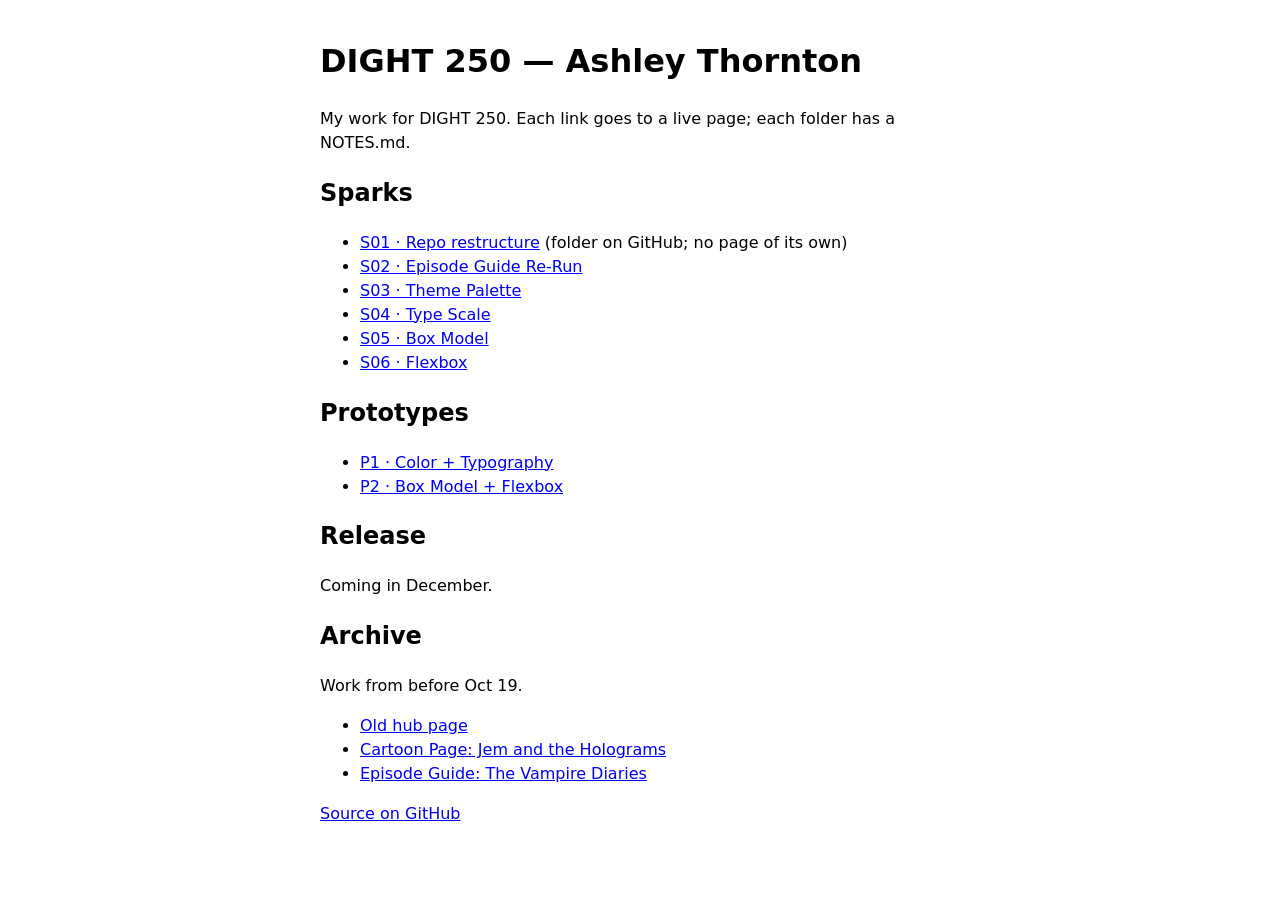
<file: index.html>
<!DOCTYPE html>
<html lang="en">
<head>
  <meta charset="utf-8">
  <meta name="viewport" content="width=device-width, initial-scale=1">
  <title>DIGHT 250 — Ashley Thornton</title>
  <style>
    :root {
      color-scheme: light dark;
      font-family: system-ui, sans-serif;
      line-height: 1.5;
    }
    body {
      max-width: 40rem;
      margin: 0 auto;
      padding: 1rem;
    }
  </style>
</head>
<body>
  <header>
    <h1>DIGHT 250 — Ashley Thornton</h1>
    <p>My work for DIGHT 250. Each link goes to a live page; each folder has a NOTES.md.</p>
  </header>

  <main>
    <section aria-labelledby="sparks">
      <h2 id="sparks">Sparks</h2>
      <ul>
        <li><a href="https://github.com/ashleytagge/web-publishing/tree/main/sparks/s01-repo-restructure">S01 · Repo restructure</a> (folder on GitHub; no page of its own)</li>
        <li><a href="sparks/s02-episode-guide-rerun/">S02 · Episode Guide Re-Run</a></li>
        <li><a href="sparks/s03-theme-palette/">S03 · Theme Palette</a></li>
        <li><a href="sparks/s04-type-scale/">S04 · Type Scale</a></li>
        <li><a href="sparks/s05-box-model/">S05 · Box Model</a></li>
        <li><a href="sparks/s06-flexbox/">S06 · Flexbox</a></li>
      </ul>
    </section>

    <section aria-labelledby="prototypes">
      <h2 id="prototypes">Prototypes</h2>
      <ul>
        <li><a href="prototypes/p01-color-typography/">P1 · Color + Typography</a></li>
        <li><a href="prototypes/p02-box-model-flexbox/">P2 · Box Model + Flexbox</a></li>
      </ul>
    </section>

    <section aria-labelledby="release">
      <h2 id="release">Release</h2>
      <p>Coming in December.</p>
    </section>

    <section aria-labelledby="archive">
      <h2 id="archive">Archive</h2>
      <p>Work from before Oct 19.</p>
      <ul>
        <li><a href="archive/">Old hub page</a></li>
        <li><a href="archive/cartoon/">Cartoon Page: Jem and the Holograms</a></li>
        <li><a href="archive/episode-guide/">Episode Guide: The Vampire Diaries</a></li>
      </ul>
    </section>
  </main>

  <footer>
    <p><a href="https://github.com/ashleytagge/web-publishing">Source on GitHub</a></p>
  </footer>
</body>
</html>
</file>
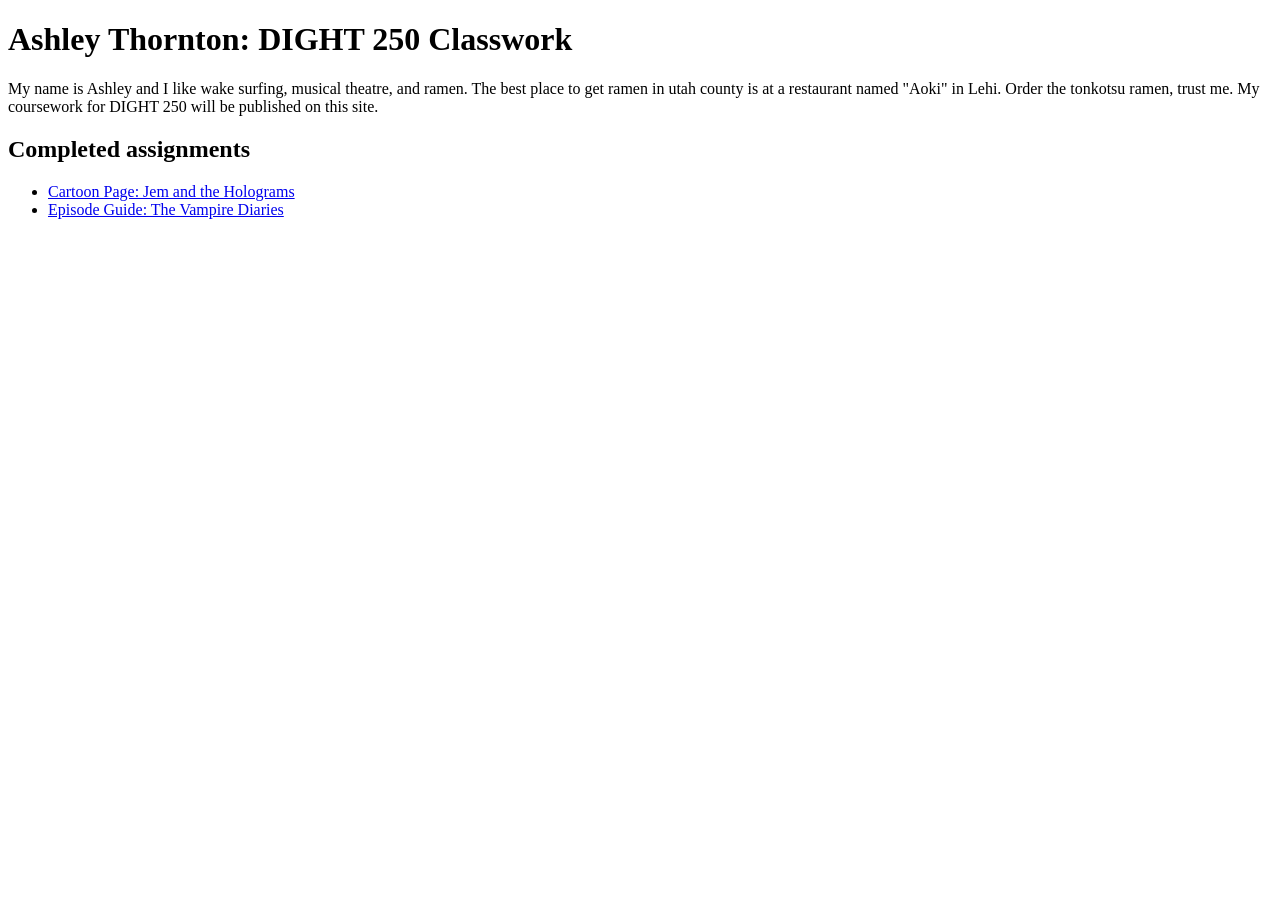
<file: archive/index.html>
<!DOCTYPE html>
<html lang="en">
<head>
  <meta charset="utf-8">
  <title>Ashley Thornton: DIGHT 250 Classwork</title>
</head>
<body>
  <h1>Ashley Thornton: DIGHT 250 Classwork</h1>

  <p>
    My name is Ashley and I like wake surfing, musical theatre, and ramen. 
    The best place to get ramen in utah county is at a restaurant named "Aoki" in Lehi. Order the tonkotsu ramen, trust me.
    My coursework for DIGHT 250 will be published on this site.
  </p>

  <h2>Completed assignments</h2>
  <ul>
    <li><a href="cartoon/index.html">Cartoon Page: Jem and the Holograms</a></li>
    <li><a href="episode-guide/index.html">Episode Guide: The Vampire Diaries</a></li>
  </ul>
</body>
</html>
</file>
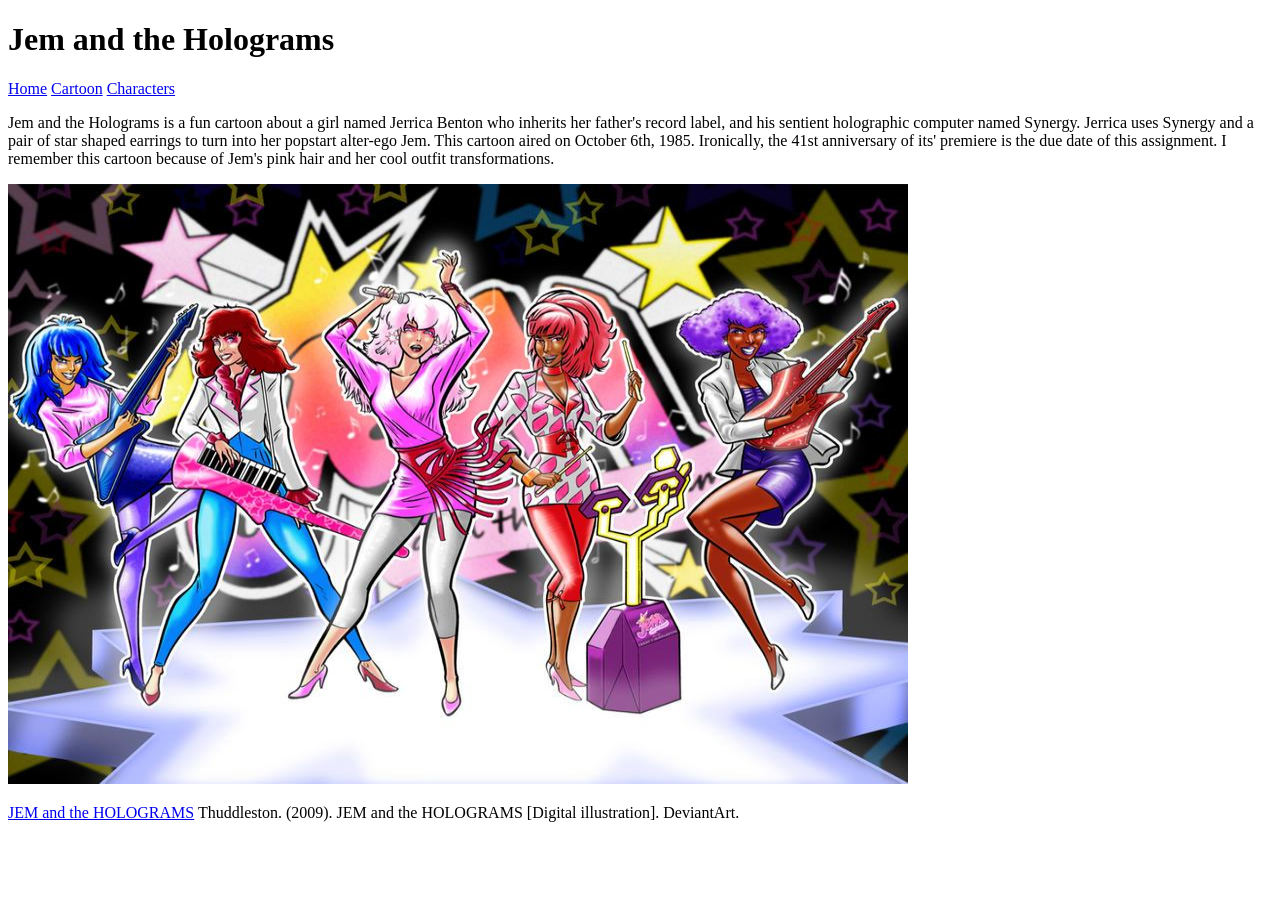
<file: cartoon/index.html>
<!DOCTYPE html>
<html lang="en">
<head>
  <meta charset="utf-8">
  <title>Jem and the Holograms</title>
</head>
<body>
  <h1>Jem and the Holograms</h1>

  <nav>
    <a href="../index.html"> Home</a>
    <a href="index.html">Cartoon</a>
    <a href="characters.html">Characters</a>
  </nav>

  <p>
    Jem and the Holograms is a fun cartoon about a girl named Jerrica Benton who inherits her father's record label,
     and his sentient holographic computer named Synergy. Jerrica uses Synergy and a pair of star shaped earrings to turn into her popstart
     alter-ego Jem. This cartoon aired on October 6th, 1985. Ironically, the 41st anniversary of its' premiere is the due date of this
     assignment. I remember this cartoon because of Jem's pink hair and her cool outfit transformations.
  </p>

  <img src="images/jem-and-the-holograms.jpeg"
     alt="Jem and the Holograms performing together on a brightly lit stage. 
     Five women with colorful hair play guitars, keyboards, and drums while Jem sings at center stage."
     width="900" height="600">
  
  <p>
    <a href="https://www.deviantart.com/thuddleston/art/JEM-and-the-HOLOGRAMS-121498599">JEM and the HOLOGRAMS</a>
    Thuddleston. (2009). JEM and the HOLOGRAMS [Digital illustration]. DeviantArt.
  </p>
</body>
</html>
</file>
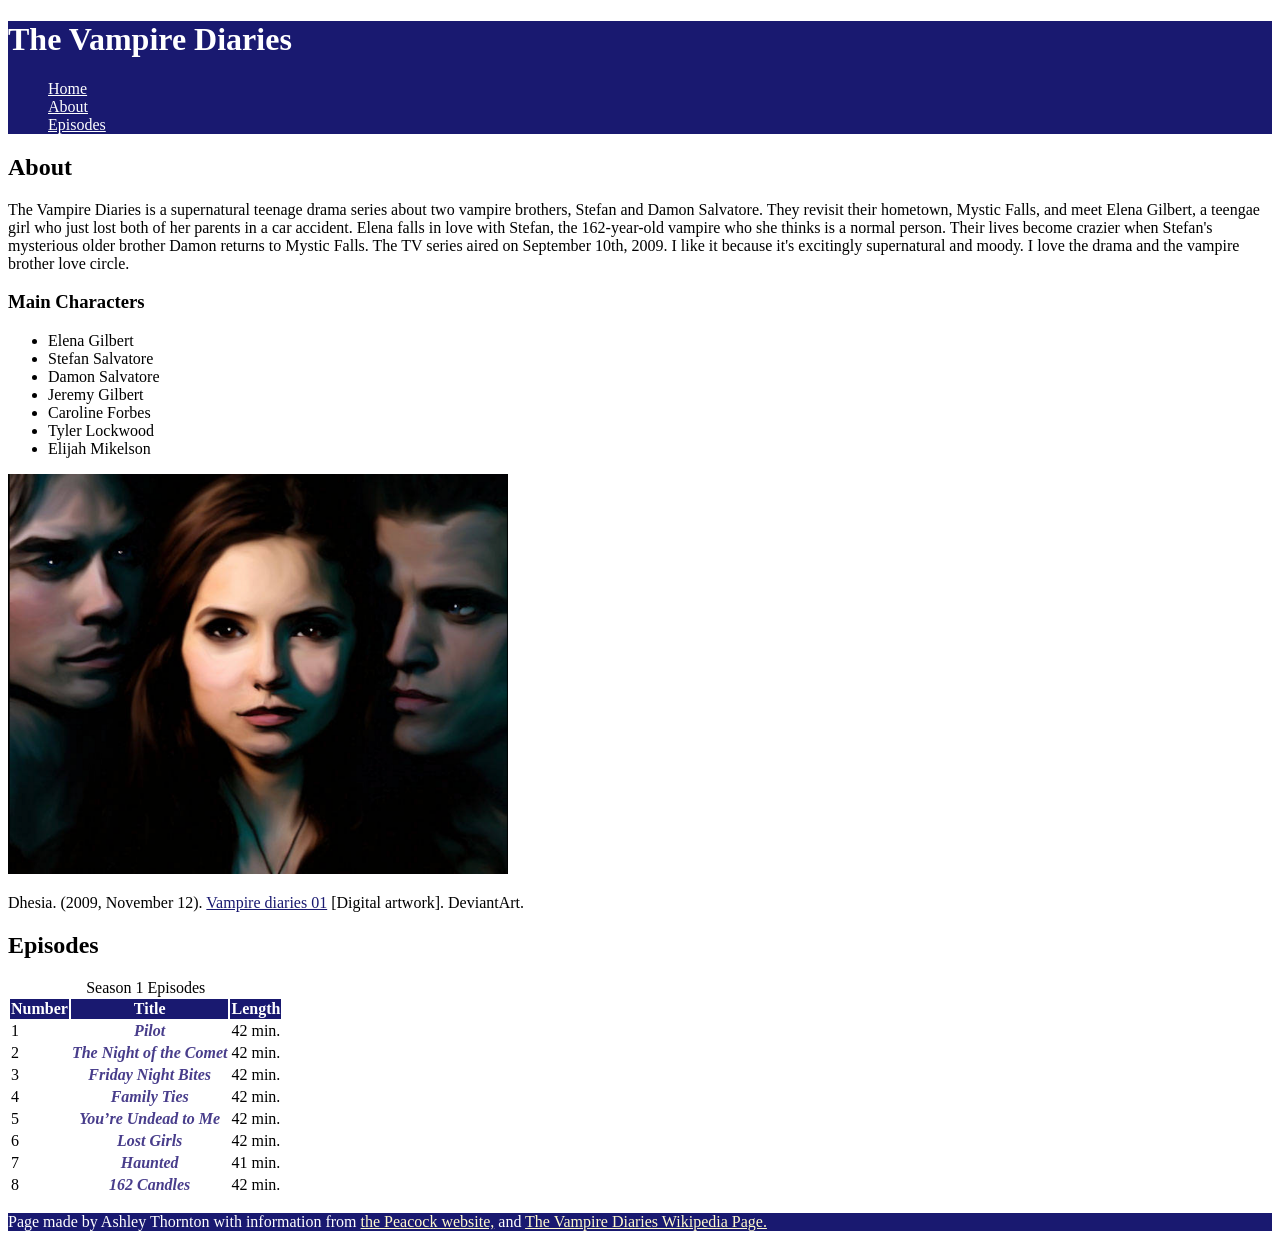
<file: episode-guide/index.html>
<!DOCTYPE html>
<html lang="en">
<head>
  <meta charset="utf-8">
  <title>Jem and the Holograms</title>
  <link rel="stylesheet" href="styles.css">
</head>
<body>
    <header>
      <h1>The Vampire Diaries</h1>
      <nav>
        <ul>
          <li><a href="../index.html"> Home</a></li>
          <li><a href="#about">About</a></li>
          <li><a href="#episodes">Episodes</a></li>
        </ul>
      </nav>
    </header>
  
    <main>
      <section>
        <h2 id="about">About</h2>
        <p>The Vampire Diaries is a supernatural teenage drama series about two vampire brothers, 
            Stefan and Damon Salvatore. They revisit their hometown, Mystic Falls, and meet Elena Gilbert,
             a teengae girl who just lost both of her parents in a car accident. Elena falls in love with Stefan, 
             the 162-year-old vampire who she thinks is a normal person. Their lives become crazier when Stefan's 
             mysterious older brother Damon returns to Mystic Falls. The TV series aired on September 10th, 2009. I like
            it because it's excitingly supernatural and moody. I love the drama and the vampire brother love circle.</p>
        <h3>Main Characters</h3>
        <ul>
            <li>Elena Gilbert</li>
            <li>Stefan Salvatore</li>
            <li>Damon Salvatore</li>
            <li>Jeremy Gilbert</li>
            <li>Caroline Forbes</li>
            <li>Tyler Lockwood</li>
            <li>Elijah Mikelson</li>
        </ul>
      </section>

      <img src="images/vampire-diaries.png" alt="" width="500" height="400">
      <p>Dhesia. (2009, November 12).
        <a href="https://www.deviantart.com/dhesia/art/Vampire-diaries-01-143344717">Vampire diaries 01</a>
        [Digital artwork]. DeviantArt.</p>


      <section>
        <h2 id="episodes">Episodes</h2>
        <table>
            <caption>Season 1 Episodes</caption>
            <thead>
              <tr>
                <th scope="col">Number</th>
                <th scope="col">Title</th>
                <th scope="col">Length</th>
              </tr>
            </thead>
            <tbody>
              <tr>
                <td>1</td>
                <th scope="row">Pilot</th>
                <td>42 min.</td>
              </tr>
              <tr>
                <td>2</td>
                <th scope="row">The Night of the Comet</th>
                <td>42 min.</td>
              </tr>
              <tr>
                <td>3</td>
                <th scope="row">Friday Night Bites</th>
                <td>42 min.</td>
              </tr>
              <tr>
                <td>4</td>
                <th scope="row">Family Ties</th>
                <td>42 min.</td>
              </tr>
              <tr>
                <td>5</td>
                <th scope="row">You’re Undead to Me</th>
                <td>42 min.</td>
              </tr>
              <tr>
                <td>6</td>
                <th scope="row">Lost Girls</th>
                <td>42 min.</td>
              </tr>
              <tr>
                <td>7</td>
                <th scope="row">Haunted</th>
                <td>41 min.</td>
              </tr>
              <tr>
                <td>8</td>
                <th scope="row">162 Candles</th>
                <td>42 min.</td>
              </tr>
            </tbody>
          </table>
      </section>

    </main>
  
    <footer>
        <p> Page made by Ashley Thornton with information from
          <a href="https://www.peacocktv.com/watch-online/tv/the-vampire-diaries/5336646067421006112/seasons/1?">the Peacock website,</a>
           and
          <a href="https://en.wikipedia.org/wiki/The_Vampire_Diaries">The Vampire Diaries Wikipedia Page.</a>
        </p>
      </footer>

  </body>
</html>
</file>
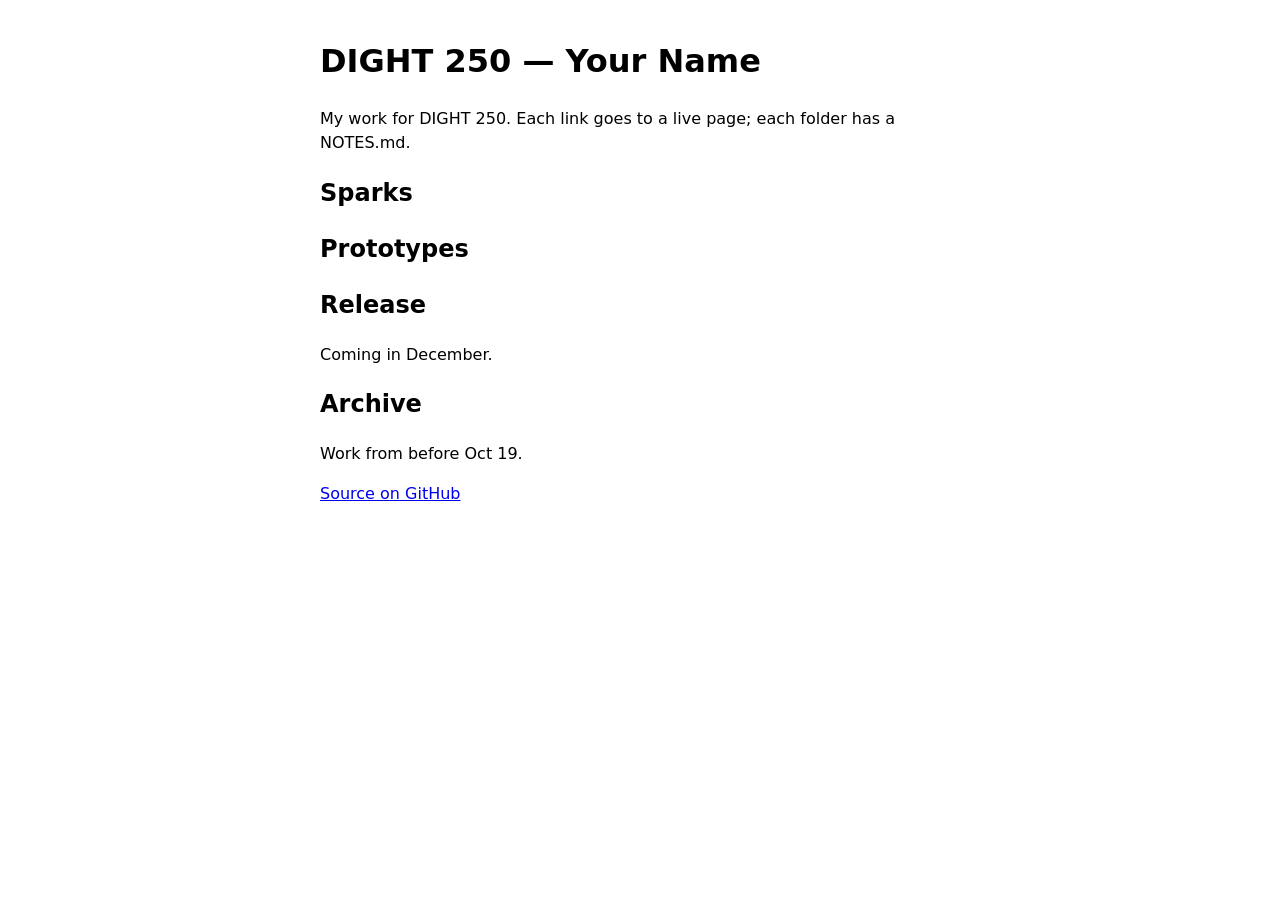
<file: starter/index.html>
<!DOCTYPE html>
<html lang="en">
<head>
  <meta charset="utf-8">
  <meta name="viewport" content="width=device-width, initial-scale=1">
  <title>DIGHT 250 — Your Name</title>
  <style>
    :root {
      color-scheme: light dark;
      font-family: system-ui, sans-serif;
      line-height: 1.5;
    }
    body {
      max-width: 40rem;
      margin: 0 auto;
      padding: 1rem;
    }
  </style>
</head>
<body>
  <header>
    <h1>DIGHT 250 — Your Name</h1>
    <p>My work for DIGHT 250. Each link goes to a live page; each folder has a NOTES.md.</p>
  </header>

  <main>
    <section aria-labelledby="sparks">
      <h2 id="sparks">Sparks</h2>
      <ul>
        <!-- <li><a href="https://github.com/your-username/your-repo/tree/main/sparks/s01-repo-restructure">S01 · Repo restructure</a> (no page; links to its NOTES on GitHub)</li> -->
      </ul>
    </section>

    <section aria-labelledby="prototypes">
      <h2 id="prototypes">Prototypes</h2>
      <ul>
        <!-- <li><a href="prototypes/p01-color-typography/">P1 · Color + Typography</a></li> -->
      </ul>
    </section>

    <section aria-labelledby="release">
      <h2 id="release">Release</h2>
      <p>Coming in December.</p>
    </section>

    <section aria-labelledby="archive">
      <h2 id="archive">Archive</h2>
      <p>Work from before Oct 19.</p>
      <ul>
        <!-- <li><a href="archive/">Old hub page</a></li> -->
      </ul>
    </section>
  </main>

  <footer>
    <p><a href="https://github.com/your-username/your-repo">Source on GitHub</a></p>
  </footer>
</body>
</html>
</file>
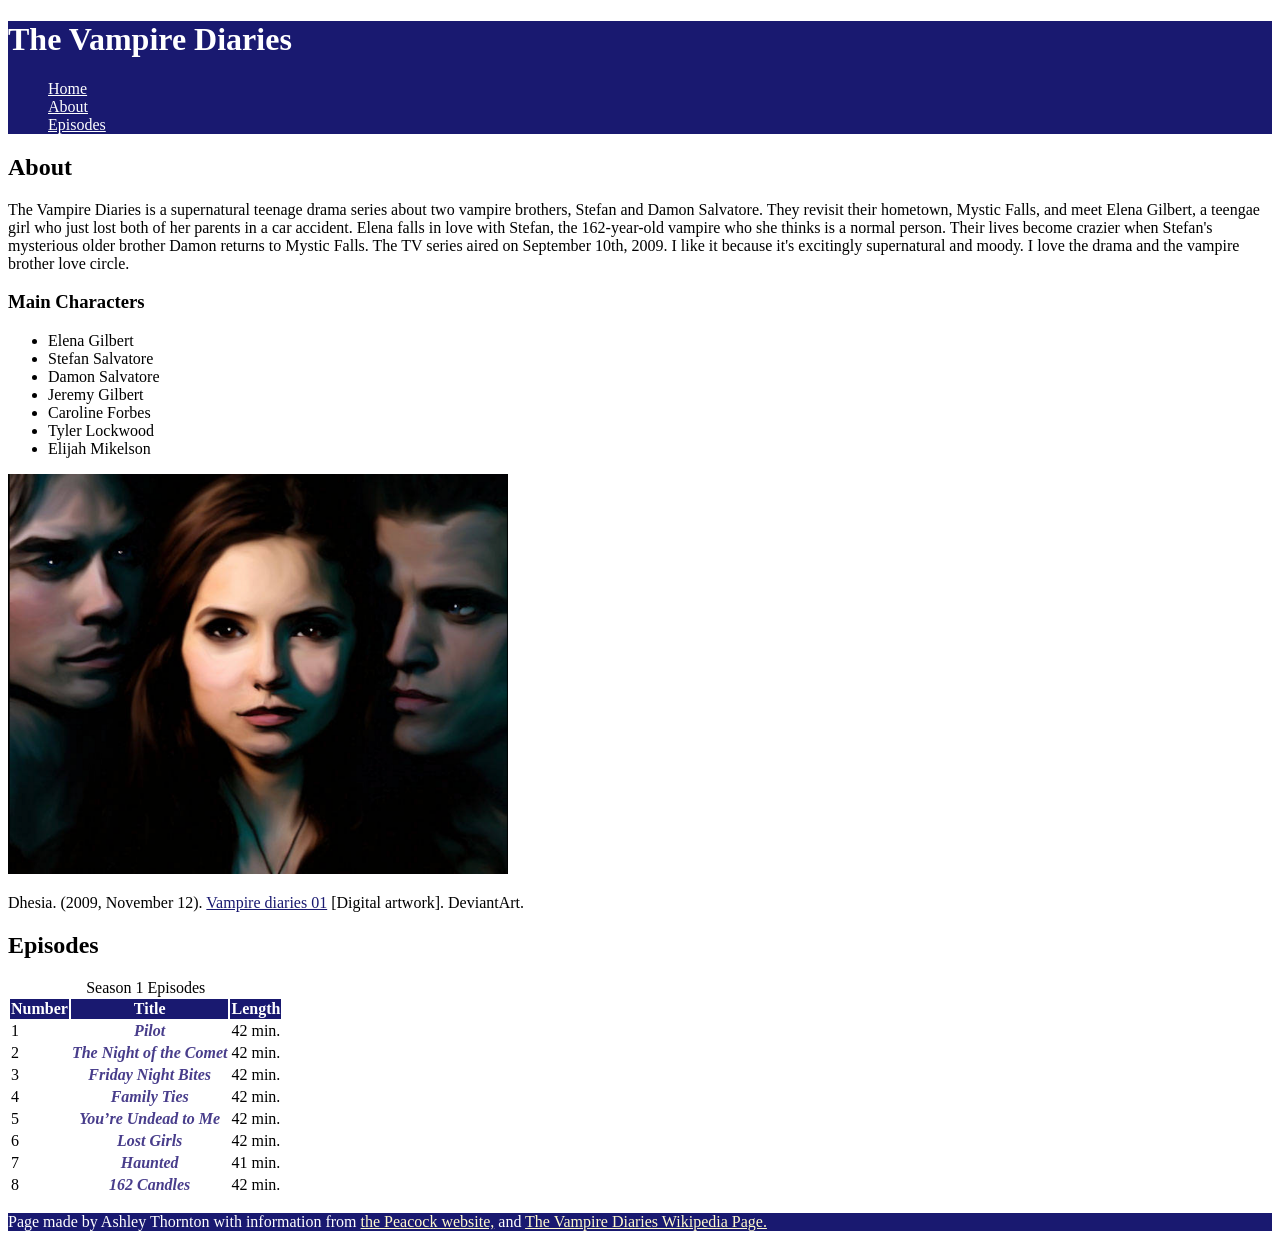
<file: archive/episode-guide/index.html>
<!DOCTYPE html>
<html lang="en">
<head>
  <meta charset="utf-8">
  <title>Episode Guide</title>
  <link rel="stylesheet" href="styles.css">
</head>
<body>
    <header>
      <h1>The Vampire Diaries</h1>
      <nav>
        <ul>
          <li><a href="../index.html"> Home</a></li>
          <li><a href="#about">About</a></li>
          <li><a href="#episodes">Episodes</a></li>
        </ul>
      </nav>
    </header>
  
    <main>
      <section>
        <h2 id="about">About</h2>
        <p>The Vampire Diaries is a supernatural teenage drama series about two vampire brothers, 
            Stefan and Damon Salvatore. They revisit their hometown, Mystic Falls, and meet Elena Gilbert,
             a teengae girl who just lost both of her parents in a car accident. Elena falls in love with Stefan, 
             the 162-year-old vampire who she thinks is a normal person. Their lives become crazier when Stefan's 
             mysterious older brother Damon returns to Mystic Falls. The TV series aired on September 10th, 2009. I like
            it because it's excitingly supernatural and moody. I love the drama and the vampire brother love circle.</p>
        <h3>Main Characters</h3>
        <ul>
            <li>Elena Gilbert</li>
            <li>Stefan Salvatore</li>
            <li>Damon Salvatore</li>
            <li>Jeremy Gilbert</li>
            <li>Caroline Forbes</li>
            <li>Tyler Lockwood</li>
            <li>Elijah Mikelson</li>
        </ul>
      </section>

      <img src="images/vampire-diaries.png" alt="" width="500" height="400">
      <p>Dhesia. (2009, November 12).
        <a href="https://www.deviantart.com/dhesia/art/Vampire-diaries-01-143344717">Vampire diaries 01</a>
        [Digital artwork]. DeviantArt.</p>


      <section>
        <h2 id="episodes">Episodes</h2>
        <table>
            <caption>Season 1 Episodes</caption>
            <thead>
              <tr>
                <th scope="col">Number</th>
                <th scope="col">Title</th>
                <th scope="col">Length</th>
              </tr>
            </thead>
            <tbody>
              <tr>
                <td>1</td>
                <th scope="row">Pilot</th>
                <td>42 min.</td>
              </tr>
              <tr>
                <td>2</td>
                <th scope="row">The Night of the Comet</th>
                <td>42 min.</td>
              </tr>
              <tr>
                <td>3</td>
                <th scope="row">Friday Night Bites</th>
                <td>42 min.</td>
              </tr>
              <tr>
                <td>4</td>
                <th scope="row">Family Ties</th>
                <td>42 min.</td>
              </tr>
              <tr>
                <td>5</td>
                <th scope="row">You’re Undead to Me</th>
                <td>42 min.</td>
              </tr>
              <tr>
                <td>6</td>
                <th scope="row">Lost Girls</th>
                <td>42 min.</td>
              </tr>
              <tr>
                <td>7</td>
                <th scope="row">Haunted</th>
                <td>41 min.</td>
              </tr>
              <tr>
                <td>8</td>
                <th scope="row">162 Candles</th>
                <td>42 min.</td>
              </tr>
            </tbody>
          </table>
      </section>

    </main>
  
    <footer>
        <p> Page made by Ashley Thornton with information from
          <a href="https://www.peacocktv.com/watch-online/tv/the-vampire-diaries/5336646067421006112/seasons/1?">the Peacock website,</a>
           and
          <a href="https://en.wikipedia.org/wiki/The_Vampire_Diaries">The Vampire Diaries Wikipedia Page.</a>
        </p>
      </footer>

  </body>
</html>
</file>
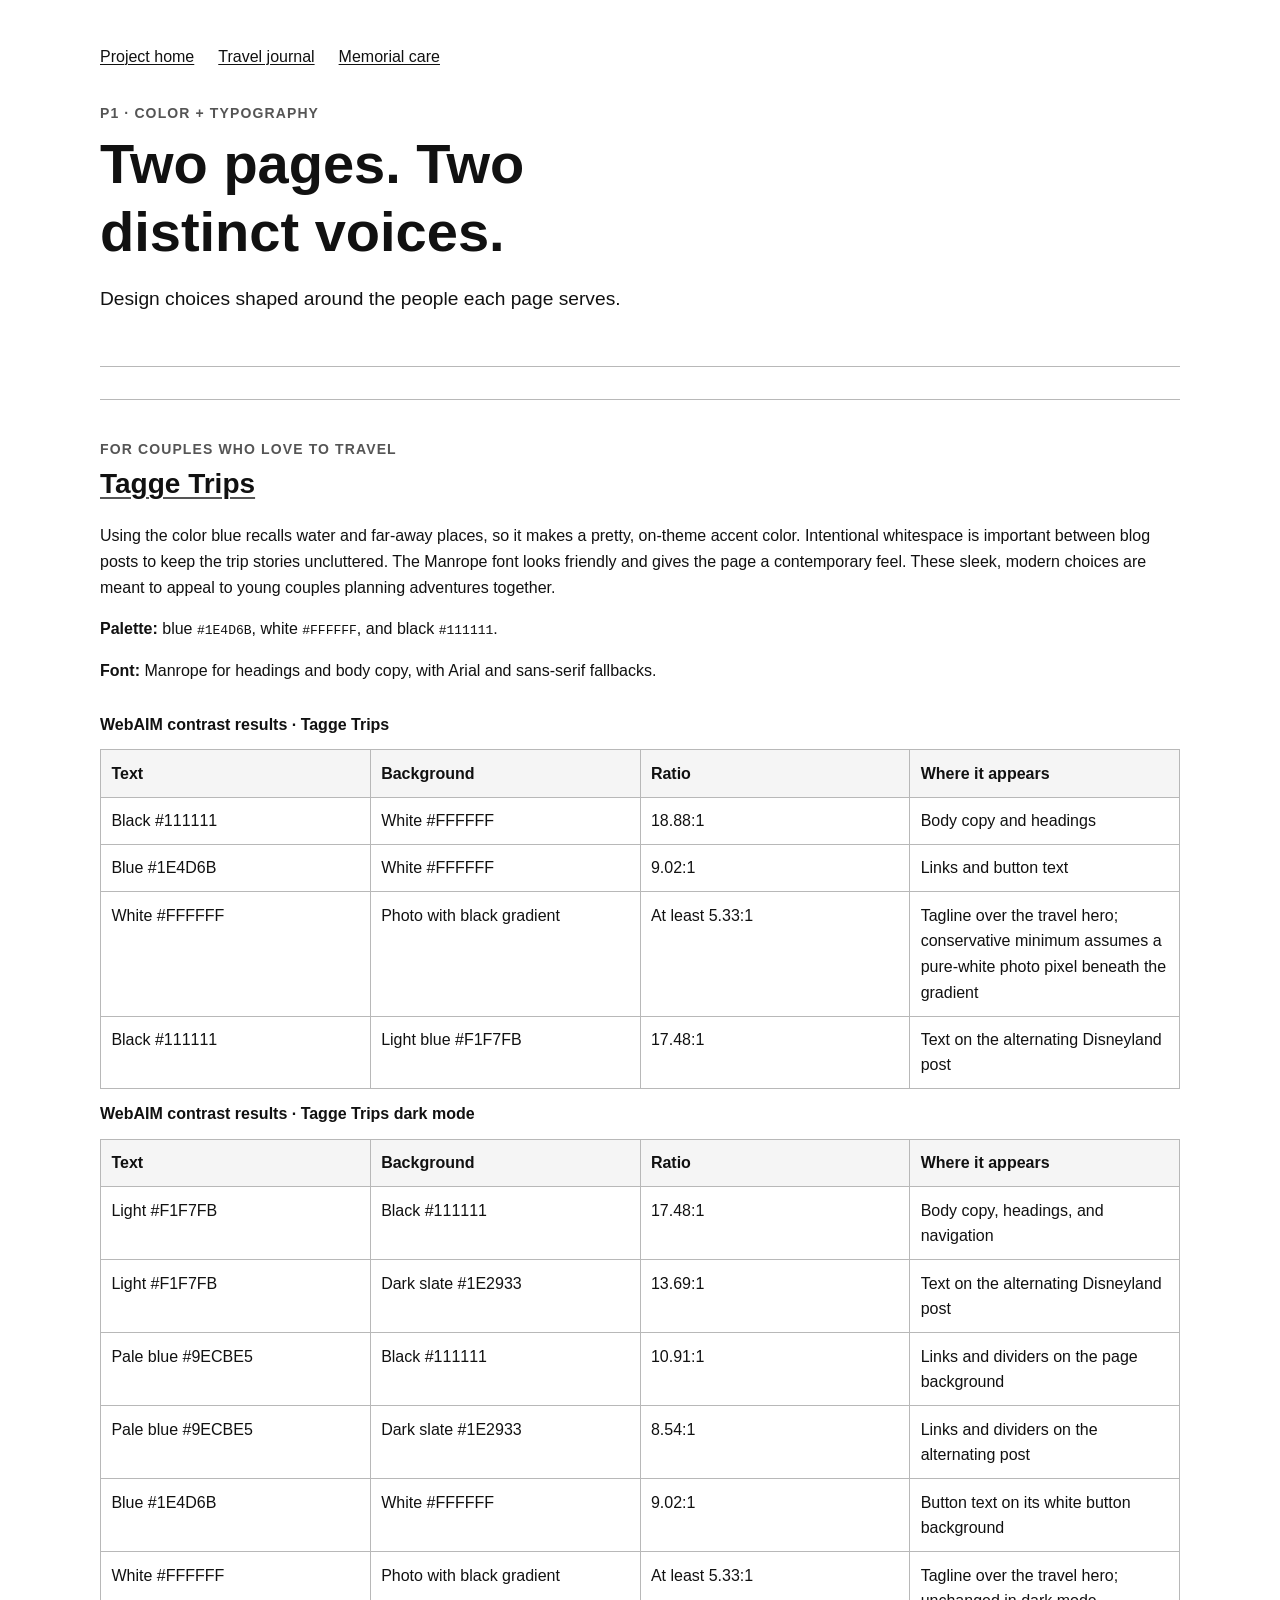
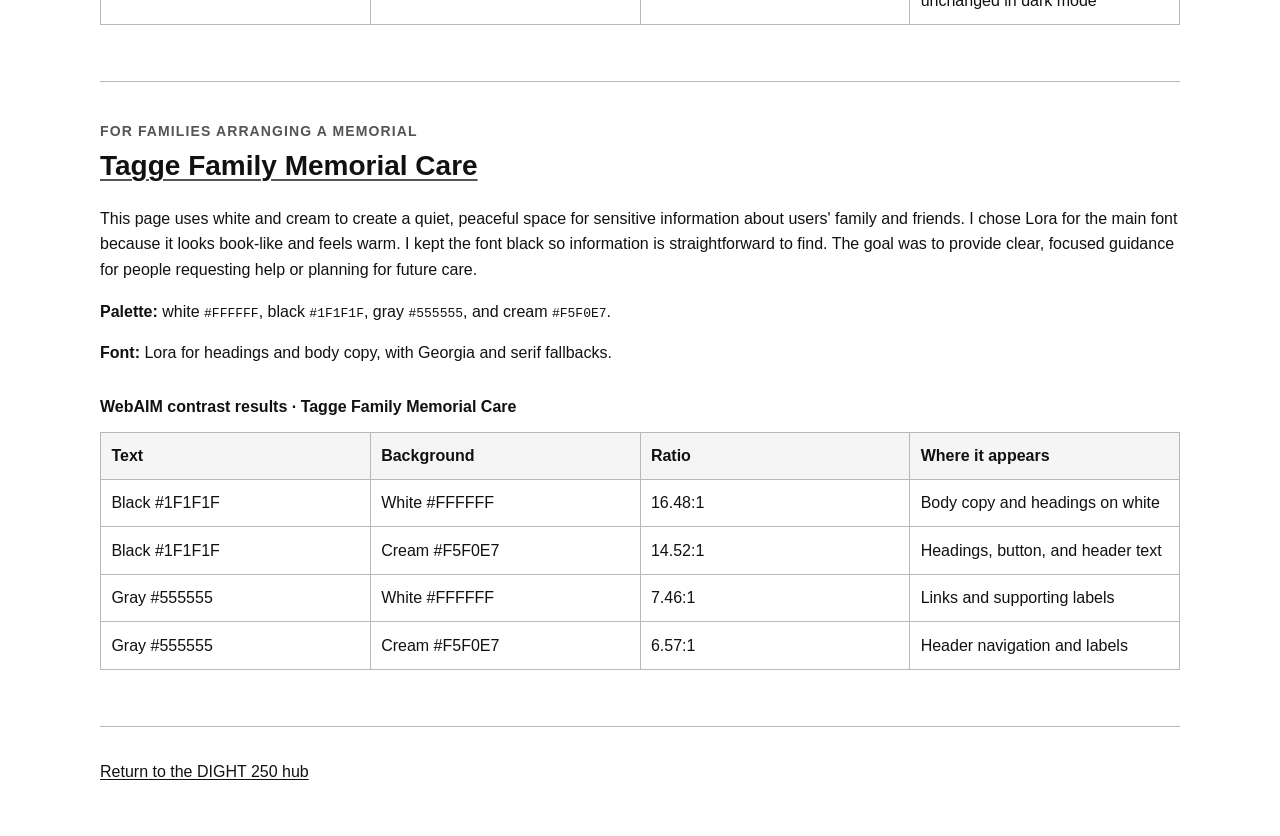
<file: prototypes/p01-color-typography/index.html>
<!DOCTYPE html>
<html lang="en">
<head>
  <meta charset="utf-8">
  <meta name="viewport" content="width=device-width, initial-scale=1">
  <title>P1 · Color + Typography</title>
  <link rel="stylesheet" href="home.css">
</head>
<body>
  <header class="site-header">
    <nav aria-label="Main navigation">
      <a href="index.html" aria-current="page">Project home</a>
      <a href="travel.html">Travel journal</a>
      <a href="memorial.html">Memorial care</a>
    </nav>
    <p class="eyebrow">P1 · Color + Typography</p>
    <h1>Two pages. Two distinct voices.</h1>
    <p class="intro">Design choices shaped around the people each page serves.</p>
  </header>

  <main>
    <section aria-labelledby="travel-heading">
      <div class="section-heading">
        <p class="eyebrow">For couples who love to travel</p>
        <h2 id="travel-heading"><a href="travel.html">Tagge Trips</a></h2>
      </div>
      <p>Using the color blue recalls water and far-away places, so it makes a pretty, on-theme accent color. Intentional whitespace is important between blog posts to keep the trip stories uncluttered. The Manrope font looks friendly and gives the page a contemporary feel. These sleek, modern choices are meant to appeal to young couples planning adventures together.</p>
      <p class="font-note"><strong>Palette:</strong> blue <code>#1E4D6B</code>, white <code>#FFFFFF</code>, and black <code>#111111</code>.</p>
      <p class="font-note"><strong>Font:</strong> Manrope for headings and body copy, with Arial and sans-serif fallbacks.</p>
      <div class="table-wrap">
        <table>
          <caption>WebAIM contrast results · Tagge Trips</caption>
          <thead>
            <tr>
              <th scope="col">Text</th>
              <th scope="col">Background</th>
              <th scope="col">Ratio</th>
              <th scope="col">Where it appears</th>
            </tr>
          </thead>
          <tbody>
            <tr><td>Black #111111</td><td>White #FFFFFF</td><td>18.88:1</td><td>Body copy and headings</td></tr>
            <tr><td>Blue #1E4D6B</td><td>White #FFFFFF</td><td>9.02:1</td><td>Links and button text</td></tr>
            <tr><td>White #FFFFFF</td><td>Photo with black gradient</td><td>At least 5.33:1</td><td>Tagline over the travel hero; conservative minimum assumes a pure-white photo pixel beneath the gradient</td></tr>
            <tr><td>Black #111111</td><td>Light blue #F1F7FB</td><td>17.48:1</td><td>Text on the alternating Disneyland post</td></tr>
          </tbody>
        </table>
      </div>
      <div class="table-wrap">
        <table>
          <caption>WebAIM contrast results · Tagge Trips dark mode</caption>
          <thead>
            <tr>
              <th scope="col">Text</th>
              <th scope="col">Background</th>
              <th scope="col">Ratio</th>
              <th scope="col">Where it appears</th>
            </tr>
          </thead>
          <tbody>
            <tr><td>Light #F1F7FB</td><td>Black #111111</td><td>17.48:1</td><td>Body copy, headings, and navigation</td></tr>
            <tr><td>Light #F1F7FB</td><td>Dark slate #1E2933</td><td>13.69:1</td><td>Text on the alternating Disneyland post</td></tr>
            <tr><td>Pale blue #9ECBE5</td><td>Black #111111</td><td>10.91:1</td><td>Links and dividers on the page background</td></tr>
            <tr><td>Pale blue #9ECBE5</td><td>Dark slate #1E2933</td><td>8.54:1</td><td>Links and dividers on the alternating post</td></tr>
            <tr><td>Blue #1E4D6B</td><td>White #FFFFFF</td><td>9.02:1</td><td>Button text on its white button background</td></tr>
            <tr><td>White #FFFFFF</td><td>Photo with black gradient</td><td>At least 5.33:1</td><td>Tagline over the travel hero; unchanged in dark mode</td></tr>
          </tbody>
        </table>
      </div>
    </section>

    <section aria-labelledby="memorial-heading">
      <div class="section-heading">
        <p class="eyebrow">For families arranging a memorial</p>
        <h2 id="memorial-heading"><a href="memorial.html">Tagge Family Memorial Care</a></h2>
      </div>
      <p>This page uses white and cream to create a quiet, peaceful space for sensitive information about users' family and friends. I chose Lora for the main font because it looks book-like and feels warm. I kept the font black so information is straightforward to find. The goal was to provide clear, focused guidance for people requesting help or planning for future care.</p>
      <p class="font-note"><strong>Palette:</strong> white <code>#FFFFFF</code>, black <code>#1F1F1F</code>, gray <code>#555555</code>, and cream <code>#F5F0E7</code>.</p>
      <p class="font-note"><strong>Font:</strong> Lora for headings and body copy, with Georgia and serif fallbacks.</p>
      <div class="table-wrap">
        <table>
          <caption>WebAIM contrast results · Tagge Family Memorial Care</caption>
          <thead>
            <tr>
              <th scope="col">Text</th>
              <th scope="col">Background</th>
              <th scope="col">Ratio</th>
              <th scope="col">Where it appears</th>
            </tr>
          </thead>
          <tbody>
            <tr><td>Black #1F1F1F</td><td>White #FFFFFF</td><td>16.48:1</td><td>Body copy and headings on white</td></tr>
            <tr><td>Black #1F1F1F</td><td>Cream #F5F0E7</td><td>14.52:1</td><td>Headings, button, and header text</td></tr>
            <tr><td>Gray #555555</td><td>White #FFFFFF</td><td>7.46:1</td><td>Links and supporting labels</td></tr>
            <tr><td>Gray #555555</td><td>Cream #F5F0E7</td><td>6.57:1</td><td>Header navigation and labels</td></tr>
          </tbody>
        </table>
      </div>
    </section>

  </main>

  <footer>
    <p><a href="../../index.html">Return to the DIGHT 250 hub</a></p>
  </footer>
</body>
</html>
</file>
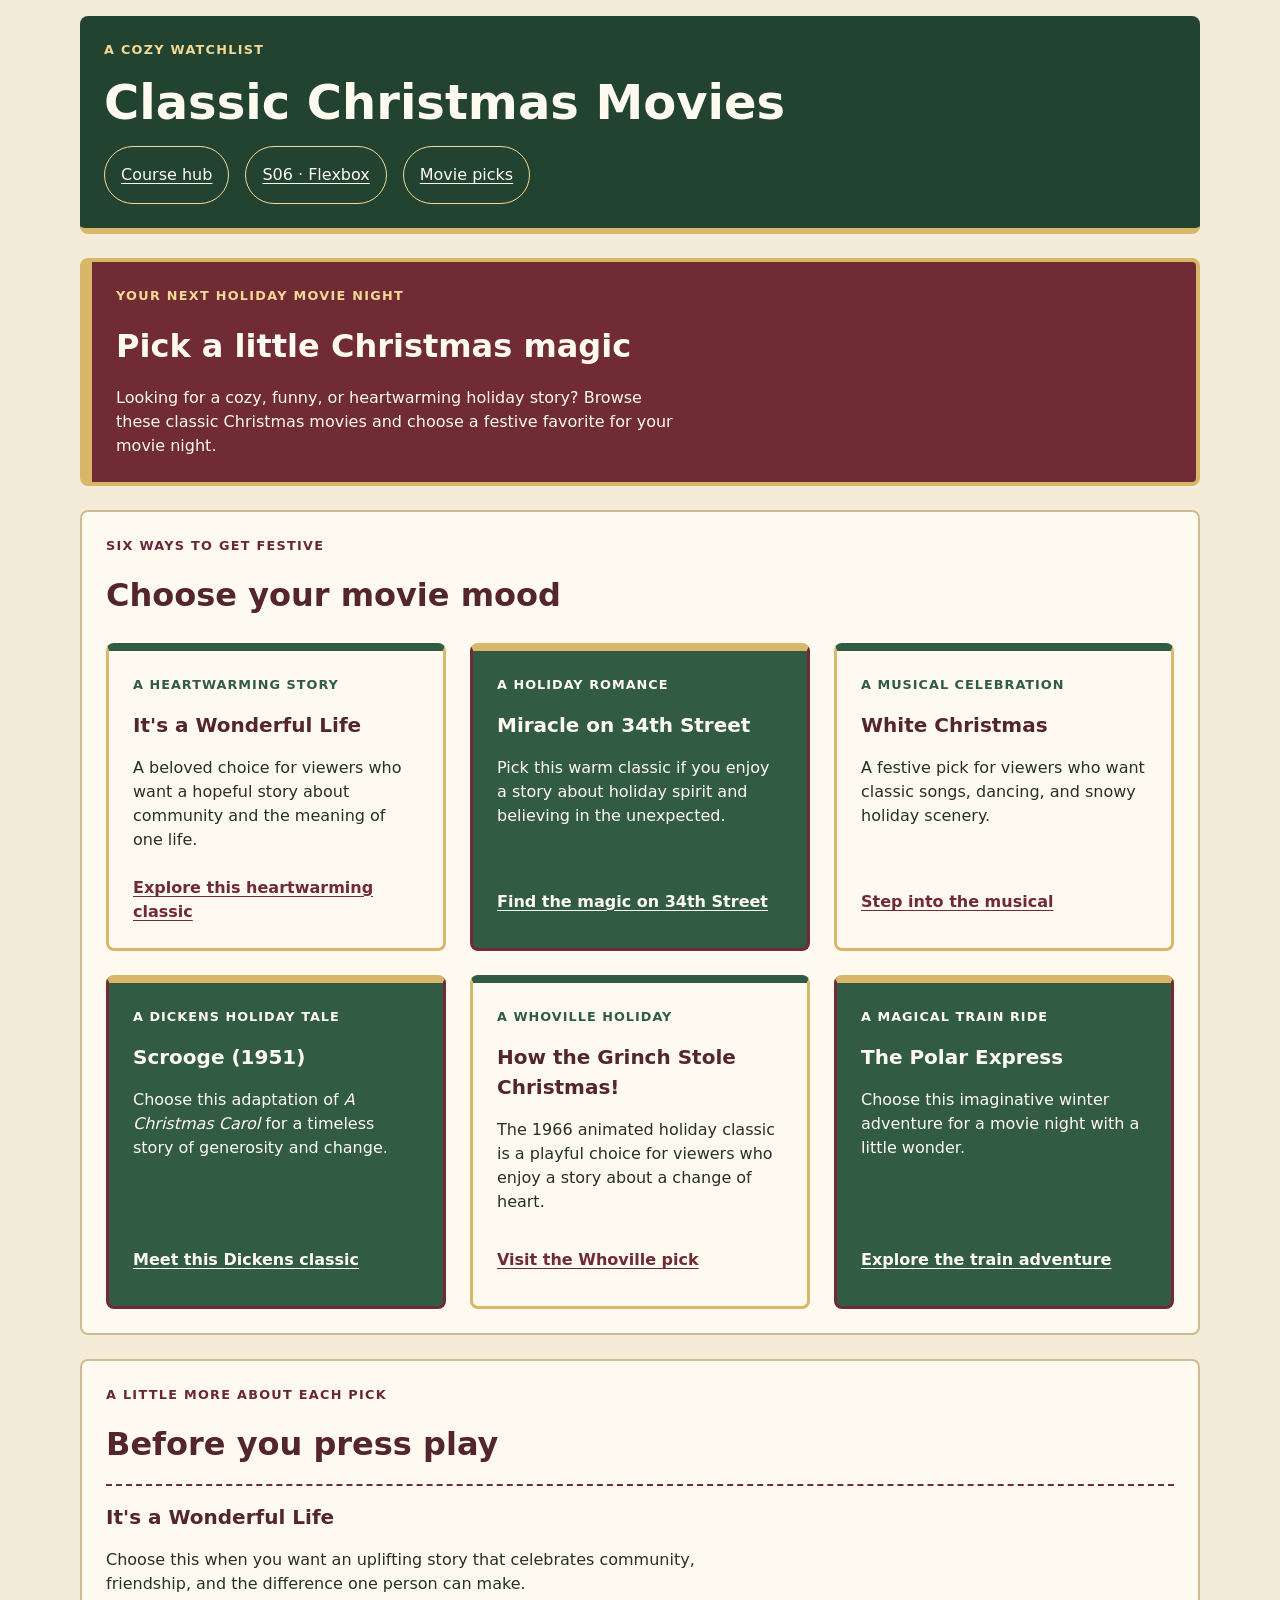
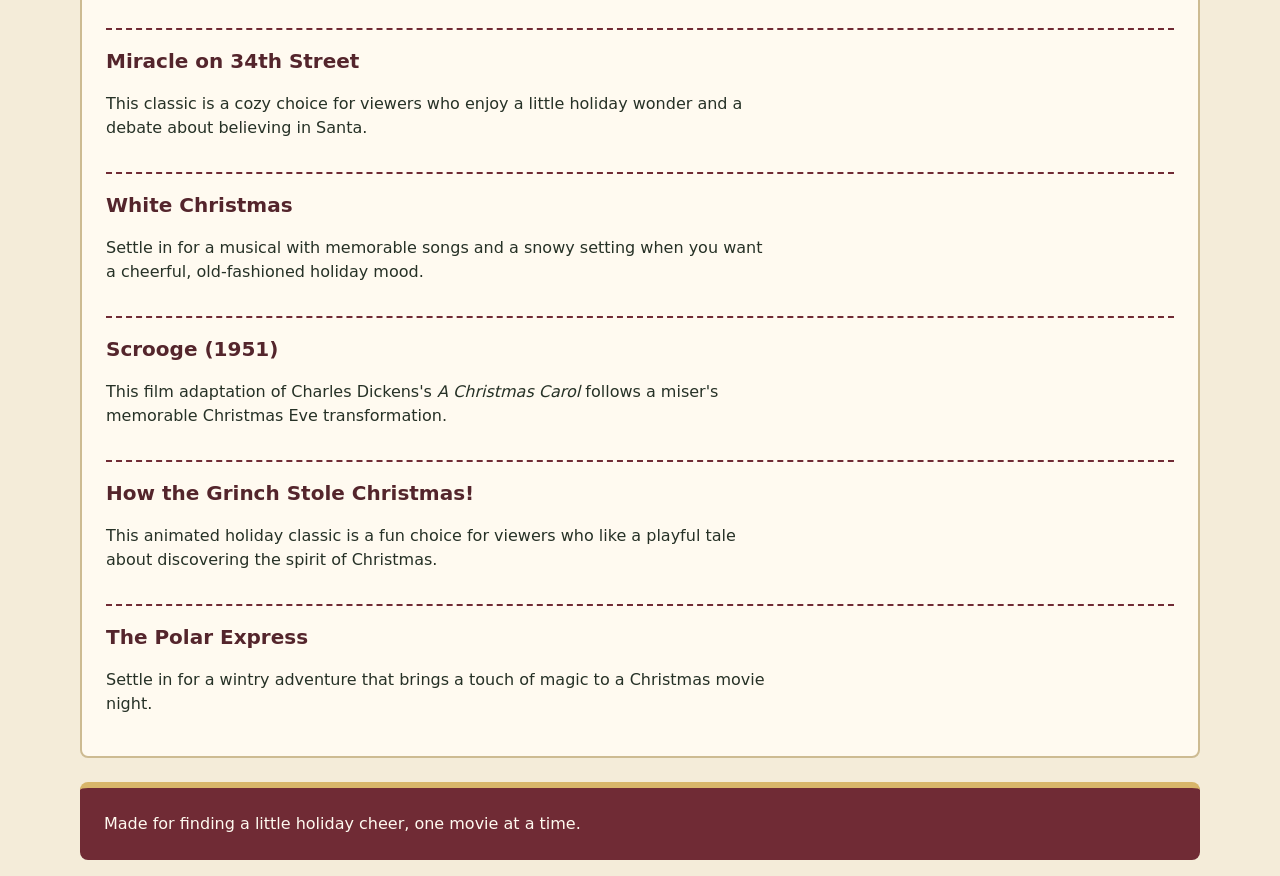
<file: prototypes/p02-box-model-flexbox/index.html>
<!DOCTYPE html>
<html lang="en">
  <head>
    <meta charset="utf-8">
    <meta name="viewport" content="width=device-width, initial-scale=1">
    <title>Classic Christmas Movie Picks · P2</title>
    <link rel="stylesheet" href="styles.css">
  </head>
  <body>
    <header class="site-header">
      <div class="brand">
        <p class="eyebrow">A cozy watchlist</p>
        <h1>Classic Christmas Movies</h1>
      </div>
      <nav aria-label="Main navigation">
        <ul class="nav-list">
          <li><a href="../../index.html">Course hub</a></li>
          <li><a href="../../sparks/s06-flexbox/">S06 · Flexbox</a></li>
          <li><a href="#movie-picks">Movie picks</a></li>
        </ul>
      </nav>
    </header>

    <main>
      <section class="welcome" aria-labelledby="welcome-heading">
        <p class="eyebrow">Your next holiday movie night</p>
        <h2 id="welcome-heading">Pick a little Christmas magic</h2>
        <p>Looking for a cozy, funny, or heartwarming holiday story? Browse these classic Christmas movies and choose a festive favorite for your movie night.</p>
      </section>

      <section id="movie-picks" aria-labelledby="picks-heading">
        <div class="section-heading">
          <p class="eyebrow">Six ways to get festive</p>
          <h2 id="picks-heading">Choose your movie mood</h2>
        </div>
        <div class="movie-list">
          <article class="movie-card">
            <p class="movie-label">A heartwarming story</p>
            <h3>It's a Wonderful Life</h3>
            <p>A beloved choice for viewers who want a hopeful story about community and the meaning of one life.</p>
            <a href="#wonderful-life">Explore this heartwarming classic</a>
          </article>
          <article class="movie-card">
            <p class="movie-label">A holiday romance</p>
            <h3>Miracle on 34th Street</h3>
            <p>Pick this warm classic if you enjoy a story about holiday spirit and believing in the unexpected.</p>
            <a href="#miracle-34th-street">Find the magic on 34th Street</a>
          </article>
          <article class="movie-card">
            <p class="movie-label">A musical celebration</p>
            <h3>White Christmas</h3>
            <p>A festive pick for viewers who want classic songs, dancing, and snowy holiday scenery.</p>
            <a href="#white-christmas">Step into the musical</a>
          </article>
          <article class="movie-card">
            <p class="movie-label">A Dickens holiday tale</p>
            <h3>Scrooge (1951)</h3>
            <p>Choose this adaptation of <em>A Christmas Carol</em> for a timeless story of generosity and change.</p>
            <a href="#scrooge">Meet this Dickens classic</a>
          </article>
          <article class="movie-card">
            <p class="movie-label">A Whoville holiday</p>
            <h3>How the Grinch Stole Christmas!</h3>
            <p>The 1966 animated holiday classic is a playful choice for viewers who enjoy a story about a change of heart.</p>
            <a href="#grinch">Visit the Whoville pick</a>
          </article>
          <article class="movie-card">
            <p class="movie-label">A magical train ride</p>
            <h3>The Polar Express</h3>
            <p>Choose this imaginative winter adventure for a movie night with a little wonder.</p>
            <a href="#polar-express">Explore the train adventure</a>
          </article>
        </div>
      </section>

      <section class="watch-notes" aria-labelledby="notes-heading">
        <p class="eyebrow">A little more about each pick</p>
        <h2 id="notes-heading">Before you press play</h2>
        <article class="movie-note" id="wonderful-life">
          <h3>It's a Wonderful Life</h3>
          <p>Choose this when you want an uplifting story that celebrates community, friendship, and the difference one person can make.</p>
        </article>
        <article class="movie-note" id="miracle-34th-street">
          <h3>Miracle on 34th Street</h3>
          <p>This classic is a cozy choice for viewers who enjoy a little holiday wonder and a debate about believing in Santa.</p>
        </article>
        <article class="movie-note" id="white-christmas">
          <h3>White Christmas</h3>
          <p>Settle in for a musical with memorable songs and a snowy setting when you want a cheerful, old-fashioned holiday mood.</p>
        </article>
        <article class="movie-note" id="scrooge">
          <h3>Scrooge (1951)</h3>
          <p>This film adaptation of Charles Dickens's <em>A Christmas Carol</em> follows a miser's memorable Christmas Eve transformation.</p>
        </article>
        <article class="movie-note" id="grinch">
          <h3>How the Grinch Stole Christmas!</h3>
          <p>This animated holiday classic is a fun choice for viewers who like a playful tale about discovering the spirit of Christmas.</p>
        </article>
        <article class="movie-note" id="polar-express">
          <h3>The Polar Express</h3>
          <p>Settle in for a wintry adventure that brings a touch of magic to a Christmas movie night.</p>
        </article>
      </section>
    </main>

    <footer>
      <p>Made for finding a little holiday cheer, one movie at a time.</p>
    </footer>
  </body>
</html>
</file>
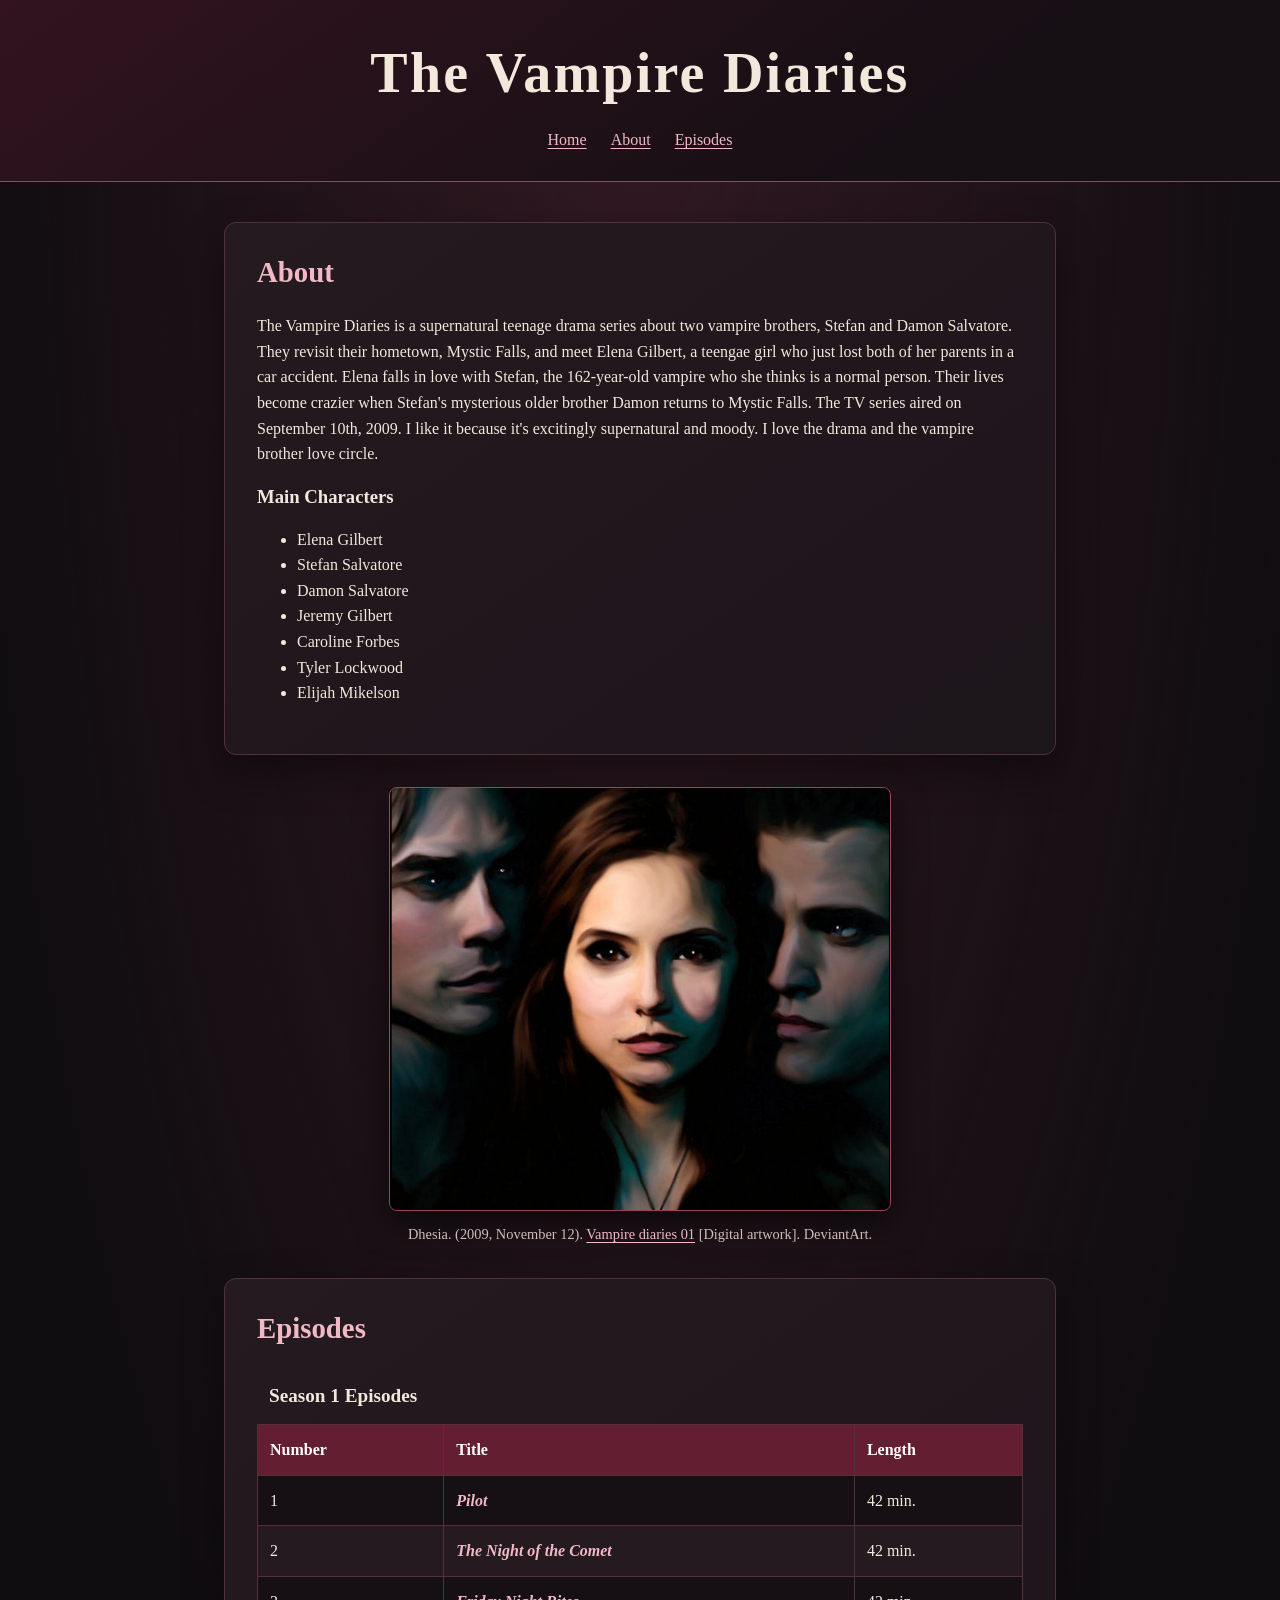
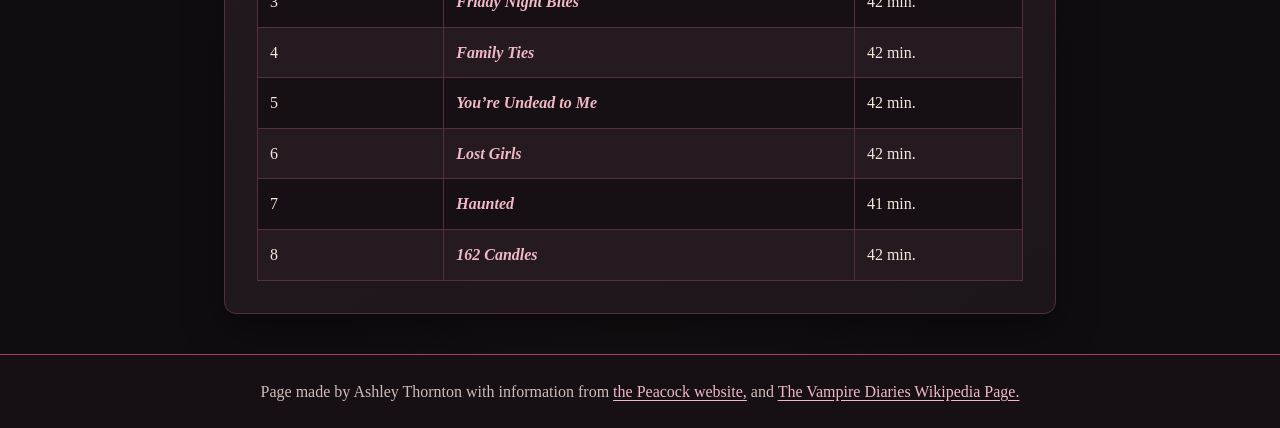
<file: sparks/s02-episode-guide-rerun/index.html>
<!DOCTYPE html>
<html lang="en">
<head>
  <meta charset="utf-8">
  <meta name="viewport" content="width=device-width, initial-scale=1">
  <title>Episode Guide</title>
  <link rel="stylesheet" href="styles.css">
</head>
<body>
  <header>
    <h1>The Vampire Diaries</h1>
    <nav>
      <ul>
        <li><a href="../../index.html">Home</a></li>
        <li><a href="#about">About</a></li>
        <li><a href="#episodes">Episodes</a></li>
      </ul>
    </nav>
  </header>

  <main>
    <section>
      <h2 id="about">About</h2>
      <p>The Vampire Diaries is a supernatural teenage drama series about two vampire brothers,
        Stefan and Damon Salvatore. They revisit their hometown, Mystic Falls, and meet Elena Gilbert,
        a teengae girl who just lost both of her parents in a car accident. Elena falls in love with Stefan,
        the 162-year-old vampire who she thinks is a normal person. Their lives become crazier when Stefan's
        mysterious older brother Damon returns to Mystic Falls. The TV series aired on September 10th, 2009. I like
        it because it's excitingly supernatural and moody. I love the drama and the vampire brother love circle.</p>
      <h3>Main Characters</h3>
      <ul>
        <li>Elena Gilbert</li>
        <li>Stefan Salvatore</li>
        <li>Damon Salvatore</li>
        <li>Jeremy Gilbert</li>
        <li>Caroline Forbes</li>
        <li>Tyler Lockwood</li>
        <li>Elijah Mikelson</li>
      </ul>
    </section>

    <img src="../../archive/episode-guide/images/vampire-diaries.png" alt="Digital artwork depicting a woman between two men." width="500" height="400">
    <p>Dhesia. (2009, November 12).
      <a href="https://www.deviantart.com/dhesia/art/Vampire-diaries-01-143344717">Vampire diaries 01</a>
      [Digital artwork]. DeviantArt.</p>

    <section>
      <h2 id="episodes">Episodes</h2>
      <table>
        <caption>Season 1 Episodes</caption>
        <thead>
          <tr>
            <th scope="col">Number</th>
            <th scope="col">Title</th>
            <th scope="col">Length</th>
          </tr>
        </thead>
        <tbody>
          <tr>
            <td>1</td>
            <th scope="row">Pilot</th>
            <td>42 min.</td>
          </tr>
          <tr>
            <td>2</td>
            <th scope="row">The Night of the Comet</th>
            <td>42 min.</td>
          </tr>
          <tr>
            <td>3</td>
            <th scope="row">Friday Night Bites</th>
            <td>42 min.</td>
          </tr>
          <tr>
            <td>4</td>
            <th scope="row">Family Ties</th>
            <td>42 min.</td>
          </tr>
          <tr>
            <td>5</td>
            <th scope="row">You’re Undead to Me</th>
            <td>42 min.</td>
          </tr>
          <tr>
            <td>6</td>
            <th scope="row">Lost Girls</th>
            <td>42 min.</td>
          </tr>
          <tr>
            <td>7</td>
            <th scope="row">Haunted</th>
            <td>41 min.</td>
          </tr>
          <tr>
            <td>8</td>
            <th scope="row">162 Candles</th>
            <td>42 min.</td>
          </tr>
        </tbody>
      </table>
    </section>
  </main>

  <footer>
    <p>Page made by Ashley Thornton with information from
      <a href="https://www.peacocktv.com/watch-online/tv/the-vampire-diaries/5336646067421006112/seasons/1?">the Peacock website,</a>
      and
      <a href="https://en.wikipedia.org/wiki/The_Vampire_Diaries">The Vampire Diaries Wikipedia Page.</a>
    </p>
  </footer>
</body>
</html>
</file>
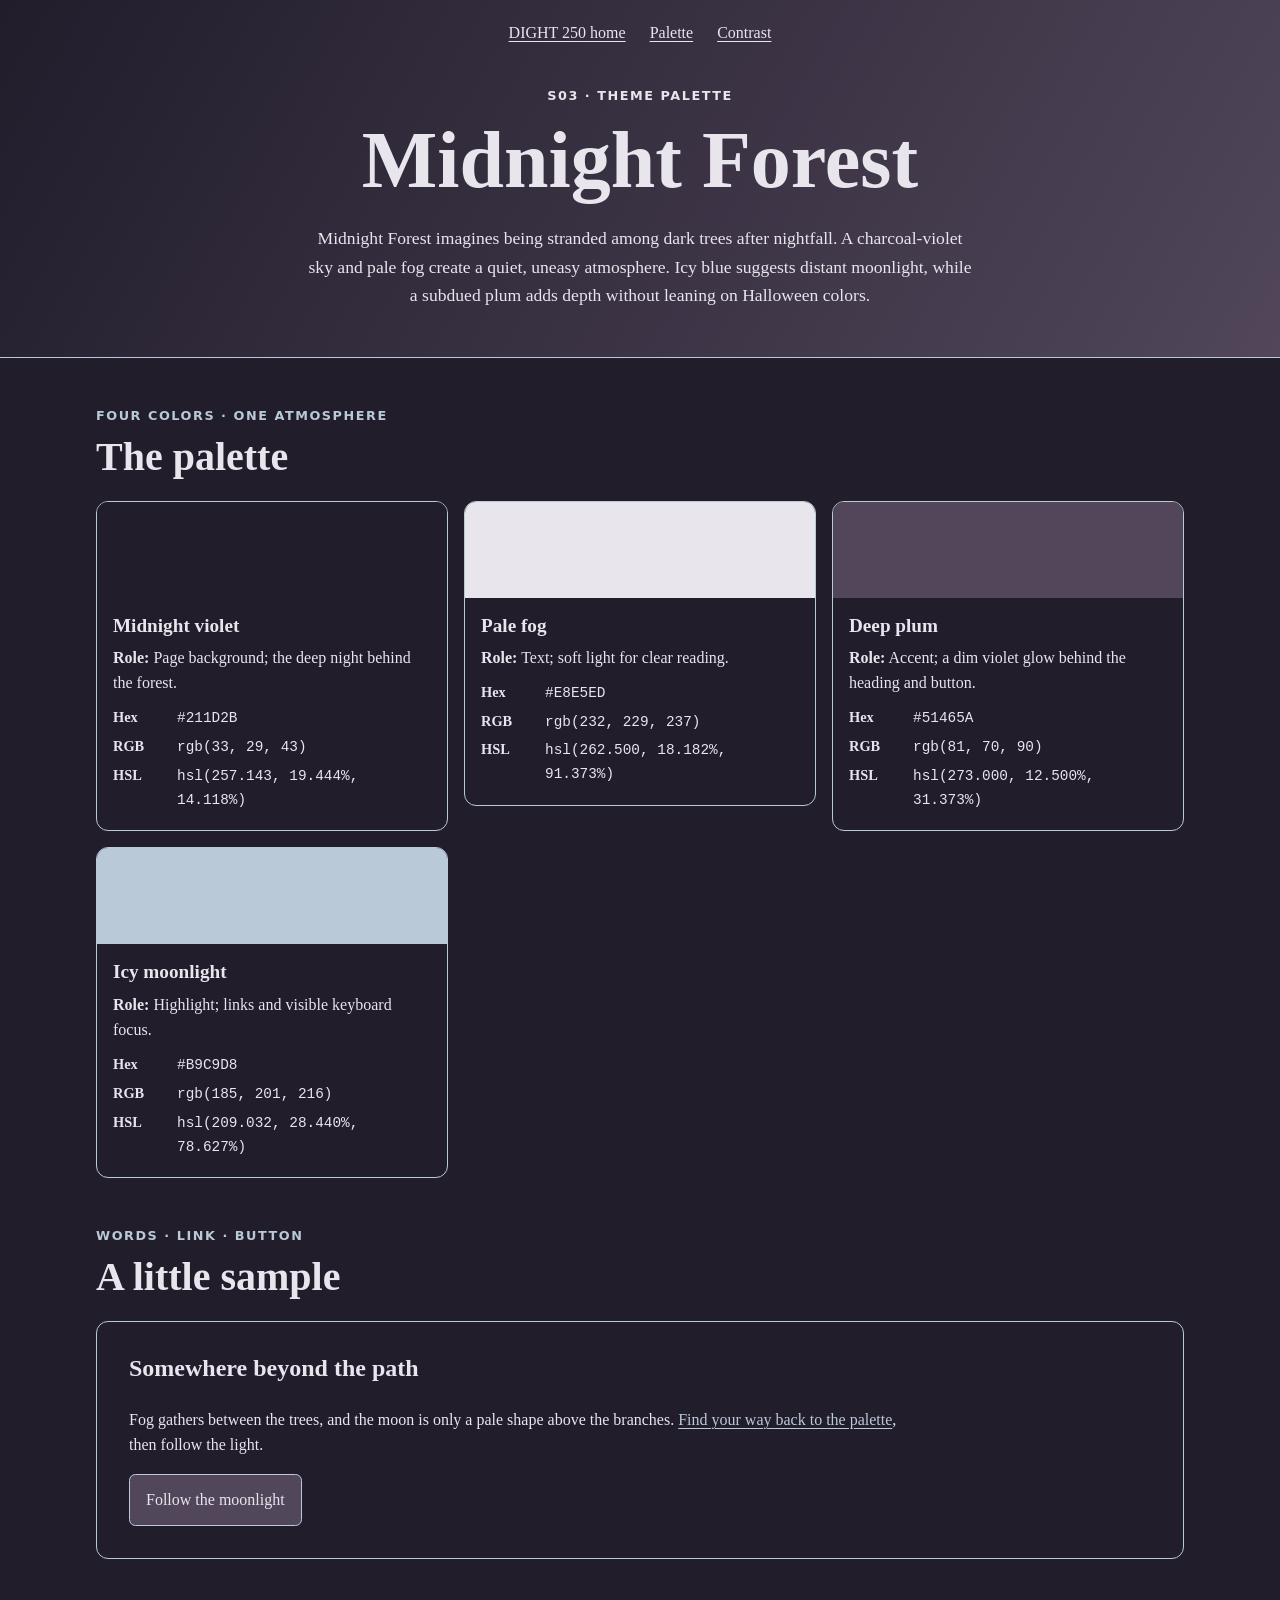
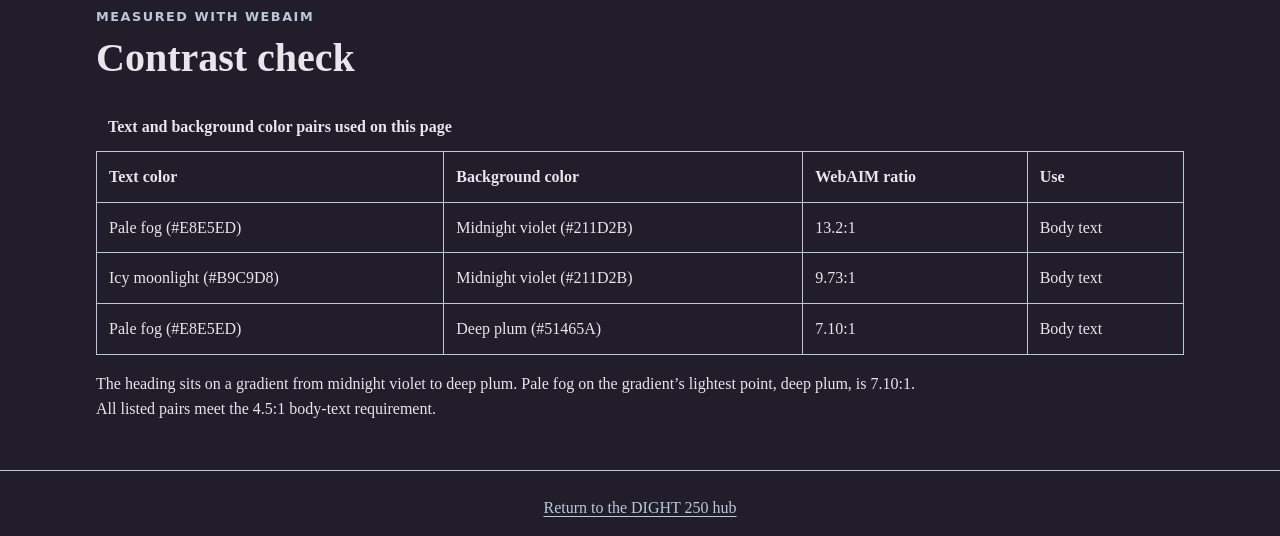
<file: sparks/s03-theme-palette/index.html>
<!DOCTYPE html>
<html lang="en">
<head>
  <meta charset="utf-8">
  <meta name="viewport" content="width=device-width, initial-scale=1">
  <title>Midnight Forest — Theme Palette</title>
  <link rel="stylesheet" href="styles.css">
</head>
<body>
  <header class="site-header">
    <nav aria-label="Main navigation">
      <a href="../../index.html">DIGHT 250 home</a>
      <a href="#palette">Palette</a>
      <a href="#contrast">Contrast</a>
    </nav>
    <p class="eyebrow">S03 · Theme palette</p>
    <h1>Midnight Forest</h1>
    <p class="intro">Midnight Forest imagines being stranded among dark trees after nightfall. A charcoal-violet sky and pale fog create a quiet, uneasy atmosphere. Icy blue suggests distant moonlight, while a subdued plum adds depth without leaning on Halloween colors.</p>
  </header>

  <main>
    <section id="palette" aria-labelledby="palette-heading">
      <div class="section-heading">
        <p class="eyebrow">Four colors · one atmosphere</p>
        <h2 id="palette-heading">The palette</h2>
      </div>
      <ul class="palette-list">
        <li>
          <article class="color-card">
            <div class="swatch swatch--background" aria-hidden="true"></div>
            <div class="color-details">
              <h3>Midnight violet</h3>
              <p><strong>Role:</strong> Page background; the deep night behind the forest.</p>
              <dl class="color-values">
                <div><dt>Hex</dt><dd><code>#211D2B</code></dd></div>
                <div><dt>RGB</dt><dd><code>rgb(33, 29, 43)</code></dd></div>
                <div><dt>HSL</dt><dd><code>hsl(257.143, 19.444%, 14.118%)</code></dd></div>
              </dl>
            </div>
          </article>
        </li>
        <li>
          <article class="color-card">
            <div class="swatch swatch--text" aria-hidden="true"></div>
            <div class="color-details">
              <h3>Pale fog</h3>
              <p><strong>Role:</strong> Text; soft light for clear reading.</p>
              <dl class="color-values">
                <div><dt>Hex</dt><dd><code>#E8E5ED</code></dd></div>
                <div><dt>RGB</dt><dd><code>rgb(232, 229, 237)</code></dd></div>
                <div><dt>HSL</dt><dd><code>hsl(262.500, 18.182%, 91.373%)</code></dd></div>
              </dl>
            </div>
          </article>
        </li>
        <li>
          <article class="color-card">
            <div class="swatch swatch--accent" aria-hidden="true"></div>
            <div class="color-details">
              <h3>Deep plum</h3>
              <p><strong>Role:</strong> Accent; a dim violet glow behind the heading and button.</p>
              <dl class="color-values">
                <div><dt>Hex</dt><dd><code>#51465A</code></dd></div>
                <div><dt>RGB</dt><dd><code>rgb(81, 70, 90)</code></dd></div>
                <div><dt>HSL</dt><dd><code>hsl(273.000, 12.500%, 31.373%)</code></dd></div>
              </dl>
            </div>
          </article>
        </li>
        <li>
          <article class="color-card">
            <div class="swatch swatch--highlight" aria-hidden="true"></div>
            <div class="color-details">
              <h3>Icy moonlight</h3>
              <p><strong>Role:</strong> Highlight; links and visible keyboard focus.</p>
              <dl class="color-values">
                <div><dt>Hex</dt><dd><code>#B9C9D8</code></dd></div>
                <div><dt>RGB</dt><dd><code>rgb(185, 201, 216)</code></dd></div>
                <div><dt>HSL</dt><dd><code>hsl(209.032, 28.440%, 78.627%)</code></dd></div>
              </dl>
            </div>
          </article>
        </li>
      </ul>
    </section>

    <section aria-labelledby="sample-heading">
      <div class="section-heading">
        <p class="eyebrow">Words · link · button</p>
        <h2 id="sample-heading">A little sample</h2>
      </div>
      <article class="sample">
        <h3>Somewhere beyond the path</h3>
        <p>Fog gathers between the trees, and the moon is only a pale shape above the branches. <a href="#palette">Find your way back to the palette</a>, then follow the light.</p>
        <button type="button">Follow the moonlight</button>
      </article>
    </section>

    <section id="contrast" aria-labelledby="contrast-heading">
      <div class="section-heading">
        <p class="eyebrow">Measured with WebAIM</p>
        <h2 id="contrast-heading">Contrast check</h2>
      </div>
      <div class="table-wrap">
        <table>
          <caption>Text and background color pairs used on this page</caption>
          <thead>
            <tr>
              <th scope="col">Text color</th>
              <th scope="col">Background color</th>
              <th scope="col">WebAIM ratio</th>
              <th scope="col">Use</th>
            </tr>
          </thead>
          <tbody>
            <tr>
              <td>Pale fog (#E8E5ED)</td>
              <td>Midnight violet (#211D2B)</td>
              <td>13.2:1</td>
              <td>Body text</td>
            </tr>
            <tr>
              <td>Icy moonlight (#B9C9D8)</td>
              <td>Midnight violet (#211D2B)</td>
              <td>9.73:1</td>
              <td>Body text</td>
            </tr>
            <tr>
              <td>Pale fog (#E8E5ED)</td>
              <td>Deep plum (#51465A)</td>
              <td>7.10:1</td>
              <td>Body text</td>
            </tr>
          </tbody>
        </table>
      </div>
      <p class="contrast-note">The heading sits on a gradient from midnight violet to deep plum. Pale fog on the gradient’s lightest point, deep plum, is 7.10:1. All listed pairs meet the 4.5:1 body-text requirement.</p>
    </section>
  </main>

  <footer>
    <p><a href="../../index.html">Return to the DIGHT 250 hub</a></p>
  </footer>
</body>
</html>
</file>
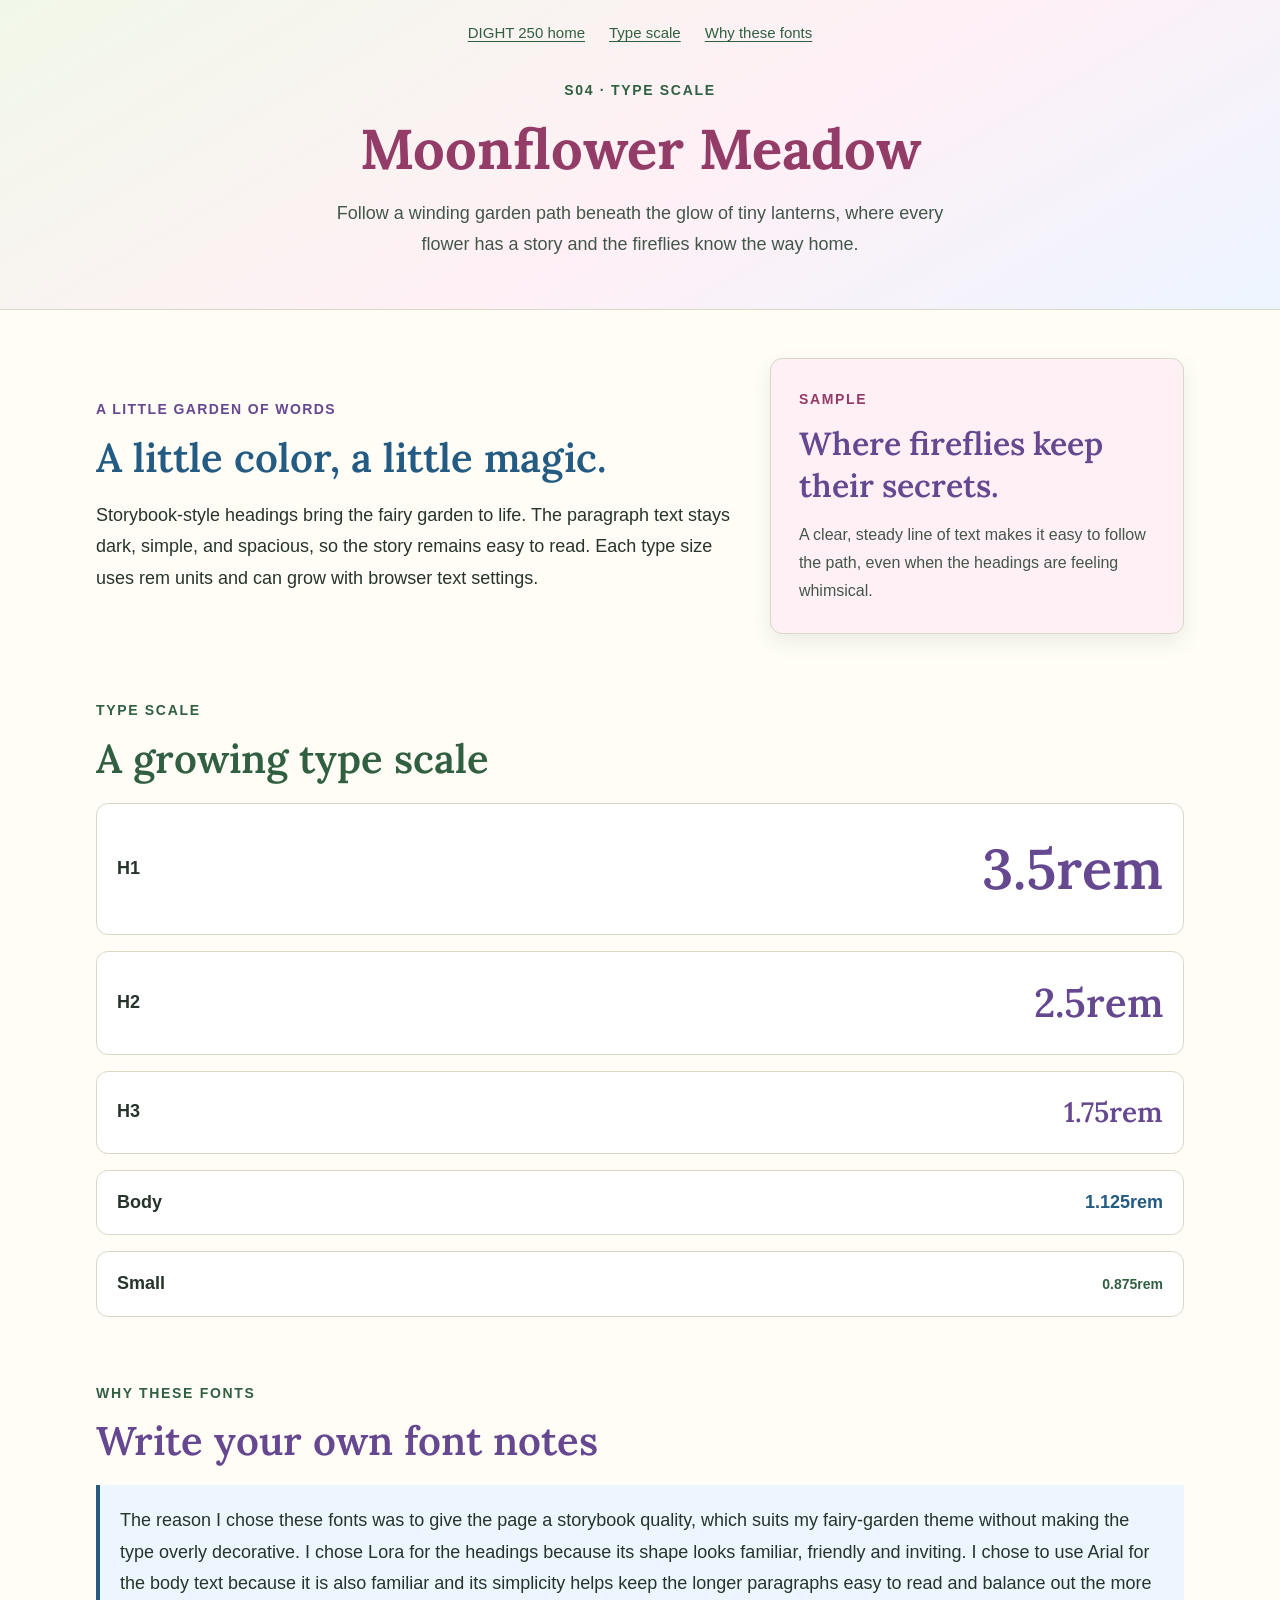
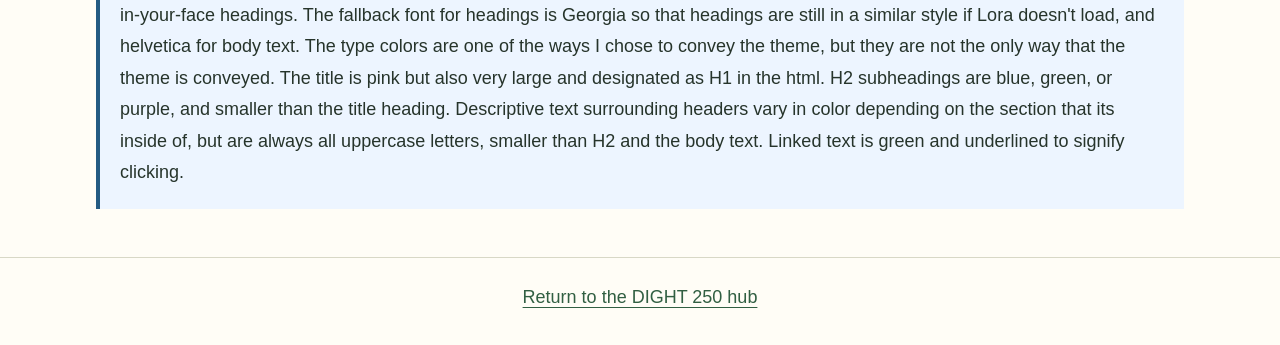
<file: sparks/s04-type-scale/index.html>
<!DOCTYPE html>
<html lang="en">
  <head>
    <meta charset="utf-8">
    <meta name="viewport" content="width=device-width, initial-scale=1">
    <title>Moonflower Meadow · Type Scale</title>
    <link rel="preconnect" href="https://fonts.googleapis.com">
    <link rel="preconnect" href="https://fonts.gstatic.com" crossorigin>
    <link href="https://fonts.googleapis.com/css2?family=Lora:wght@600;700&display=swap" rel="stylesheet">
    <link rel="stylesheet" href="styles.css">
  </head>
  <body>
    <header class="site-header">
      <nav aria-label="Main navigation">
        <a href="../../index.html">DIGHT 250 home</a>
        <a href="#type-scale">Type scale</a>
        <a href="#why-fonts">Why these fonts</a>
      </nav>
      <p class="eyebrow">S04 · type scale</p>
      <h1>Moonflower Meadow</h1>
      <p class="intro">Follow a winding garden path beneath the glow of tiny lanterns, where every flower has a story and the fireflies know the way home.</p>
    </header>

    <main>
      <section class="hero" aria-labelledby="hero-heading">
        <div class="hero-copy">
          <p class="kicker">A little garden of words</p>
          <h2 id="hero-heading">A little color, a little magic.</h2>
          <p>Storybook-style headings bring the fairy garden to life. The paragraph text stays dark, simple, and spacious, so the story remains easy to read. Each type size uses rem units and can grow with browser text settings.</p>
        </div>

        <div class="sample-card">
          <p class="sample-title">Sample</p>
          <p class="sample-display">Where fireflies keep their secrets.</p>
          <p class="sample-body">A clear, steady line of text makes it easy to follow the path, even when the headings are feeling whimsical.</p>
        </div>
      </section>

      <section id="type-scale" aria-labelledby="scale-heading">
        <div class="section-heading">
          <p class="eyebrow">Type scale</p>
          <h2 id="scale-heading">A growing type scale</h2>
        </div>

        <ul class="scale-list">
          <li><span class="scale-label">H1</span><span class="scale-size display">3.5rem</span></li>
          <li><span class="scale-label">H2</span><span class="scale-size heading">2.5rem</span></li>
          <li><span class="scale-label">H3</span><span class="scale-size section">1.75rem</span></li>
          <li><span class="scale-label">Body</span><span class="scale-size body">1.125rem</span></li>
          <li><span class="scale-label">Small</span><span class="scale-size small">0.875rem</span></li>
        </ul>
      </section>

      <section id="why-fonts" aria-labelledby="fonts-heading">
        <div class="section-heading">
          <p class="eyebrow">Why these fonts</p>
          <h2 id="fonts-heading">Write your own font notes</h2>
        </div>
        <p class="writer-note">The reason I chose these fonts was to give the page a storybook quality, which suits my fairy-garden theme without making the type overly decorative. I chose Lora for the headings because its shape looks familiar, friendly and inviting. I chose to use Arial for the body text because it is also familiar and its simplicity helps keep the longer paragraphs easy to read and balance out the more in-your-face headings. The fallback font for headings is Georgia so that headings are still in a similar style if Lora doesn't load, and helvetica for body text. The type colors are one of the ways I chose to convey the theme, but they are not the only way that the theme is conveyed. The title is pink but also very large and designated as H1 in the html. H2 subheadings are blue, green, or purple, and smaller than the title heading. Descriptive text surrounding headers vary in color depending on the section that its inside of, but are always all uppercase letters, smaller than H2 and the body text. Linked text is green and underlined to signify clicking.</p>
      </section>
    </main>

    <footer>
      <p><a href="../../index.html">Return to the DIGHT 250 hub</a></p>
    </footer>
  </body>
</html>
</file>
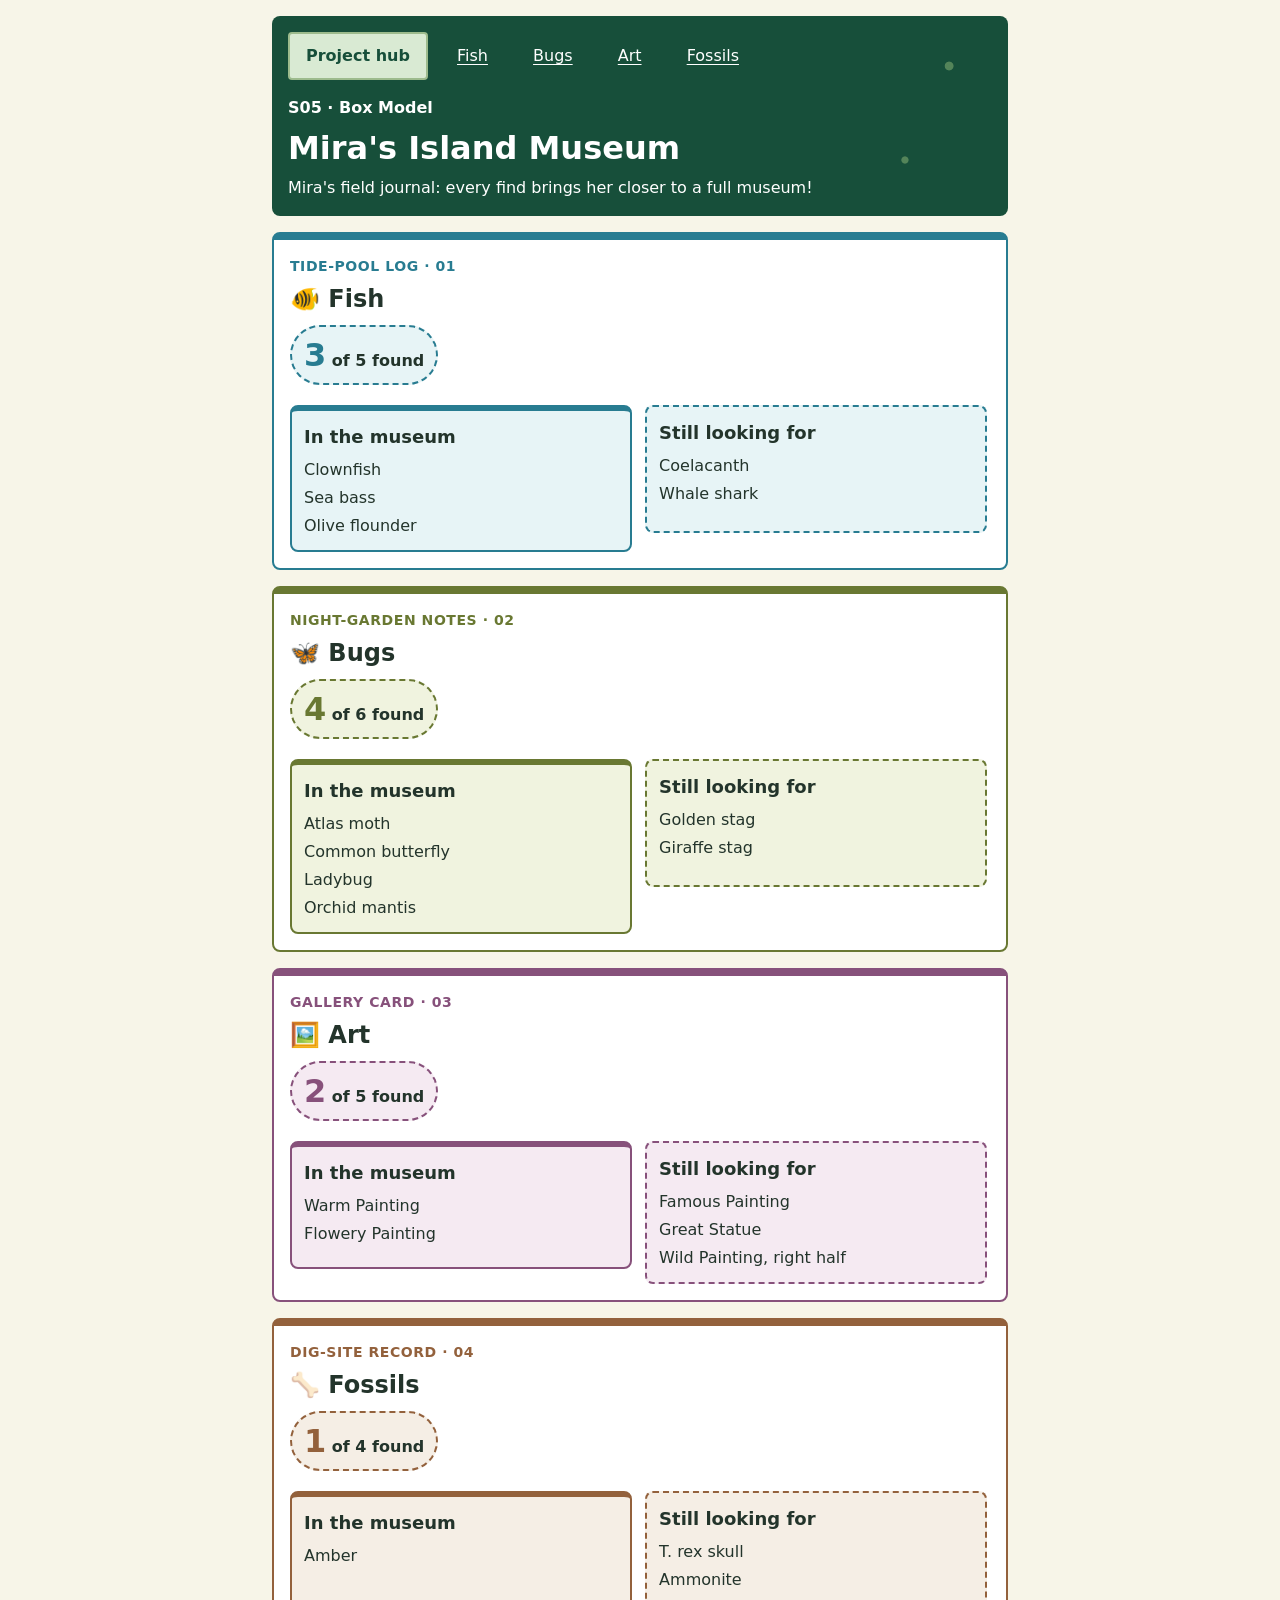
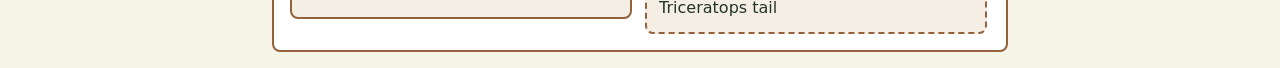
<file: sparks/s05-box-model/index.html>
<!DOCTYPE html>
<html lang="en">
  <head>
    <meta charset="utf-8">
    <meta name="viewport" content="width=device-width, initial-scale=1">
    <title>Mira's Island Museum · S05 Box Model</title>
    <link rel="stylesheet" href="styles.css">
  </head>
  <body>
    <header class="site-header">
      <nav aria-label="Main navigation">
        <ul class="nav-list">
          <li><a class="home-link" href="../../index.html">Project hub</a></li>
          <li><a href="#fish">Fish</a></li>
          <li><a href="#bugs">Bugs</a></li>
          <li><a href="#art">Art</a></li>
          <li><a href="#fossils">Fossils</a></li>
        </ul>
      </nav>
      <p class="eyebrow">S05 · Box Model</p>
      <h1>Mira's Island Museum</h1>
      <p class="intro">Mira's field journal: every find brings her closer to a full museum!</p>
    </header>

    <main>
      <section id="fish" aria-labelledby="fish-heading">
        <p class="collection-label">Tide-pool log · 01</p>
        <h2 id="fish-heading"><span aria-hidden="true">🐠</span> Fish</h2>
        <p class="collection-count"><strong>3</strong> of 5 found</p>
        <div class="collection-lists">
          <div class="list-card have-card">
            <h3>In the museum</h3>
            <ul class="item-list">
              <li>Clownfish</li>
              <li>Sea bass</li>
              <li>Olive flounder</li>
            </ul>
          </div>
          <div class="list-card missing-card">
            <h3>Still looking for</h3>
            <ul class="item-list">
              <li>Coelacanth</li>
              <li>Whale shark</li>
            </ul>
          </div>
        </div>
      </section>

      <section id="bugs" aria-labelledby="bugs-heading">
        <p class="collection-label">Night-garden notes · 02</p>
        <h2 id="bugs-heading"><span aria-hidden="true">🦋</span> Bugs</h2>
        <p class="collection-count"><strong>4</strong> of 6 found</p>
        <div class="collection-lists">
          <div class="list-card have-card">
            <h3>In the museum</h3>
            <ul class="item-list">
              <li>Atlas moth</li>
              <li>Common butterfly</li>
              <li>Ladybug</li>
              <li>Orchid mantis</li>
            </ul>
          </div>
          <div class="list-card missing-card">
            <h3>Still looking for</h3>
            <ul class="item-list">
              <li>Golden stag</li>
              <li>Giraffe stag</li>
            </ul>
          </div>
        </div>
      </section>

      <section id="art" aria-labelledby="art-heading">
        <p class="collection-label">Gallery card · 03</p>
        <h2 id="art-heading"><span aria-hidden="true">🖼️</span> Art</h2>
        <p class="collection-count"><strong>2</strong> of 5 found</p>
        <div class="collection-lists">
          <div class="list-card have-card">
            <h3>In the museum</h3>
            <ul class="item-list">
              <li>Warm Painting</li>
              <li>Flowery Painting</li>
            </ul>
          </div>
          <div class="list-card missing-card">
            <h3>Still looking for</h3>
            <ul class="item-list">
              <li>Famous Painting</li>
              <li>Great Statue</li>
              <li>Wild Painting, right half</li>
            </ul>
          </div>
        </div>
      </section>

      <section id="fossils" aria-labelledby="fossils-heading">
        <p class="collection-label">Dig-site record · 04</p>
        <h2 id="fossils-heading"><span aria-hidden="true">🦴</span> Fossils</h2>
        <p class="collection-count"><strong>1</strong> of 4 found</p>
        <div class="collection-lists">
          <div class="list-card have-card">
            <h3>In the museum</h3>
            <ul class="item-list">
              <li>Amber</li>
            </ul>
          </div>
          <div class="list-card missing-card">
            <h3>Still looking for</h3>
            <ul class="item-list">
              <li>T. rex skull</li>
              <li>Ammonite</li>
              <li>Triceratops tail</li>
            </ul>
          </div>
        </div>
      </section>
    </main>
  </body>
</html>
</file>
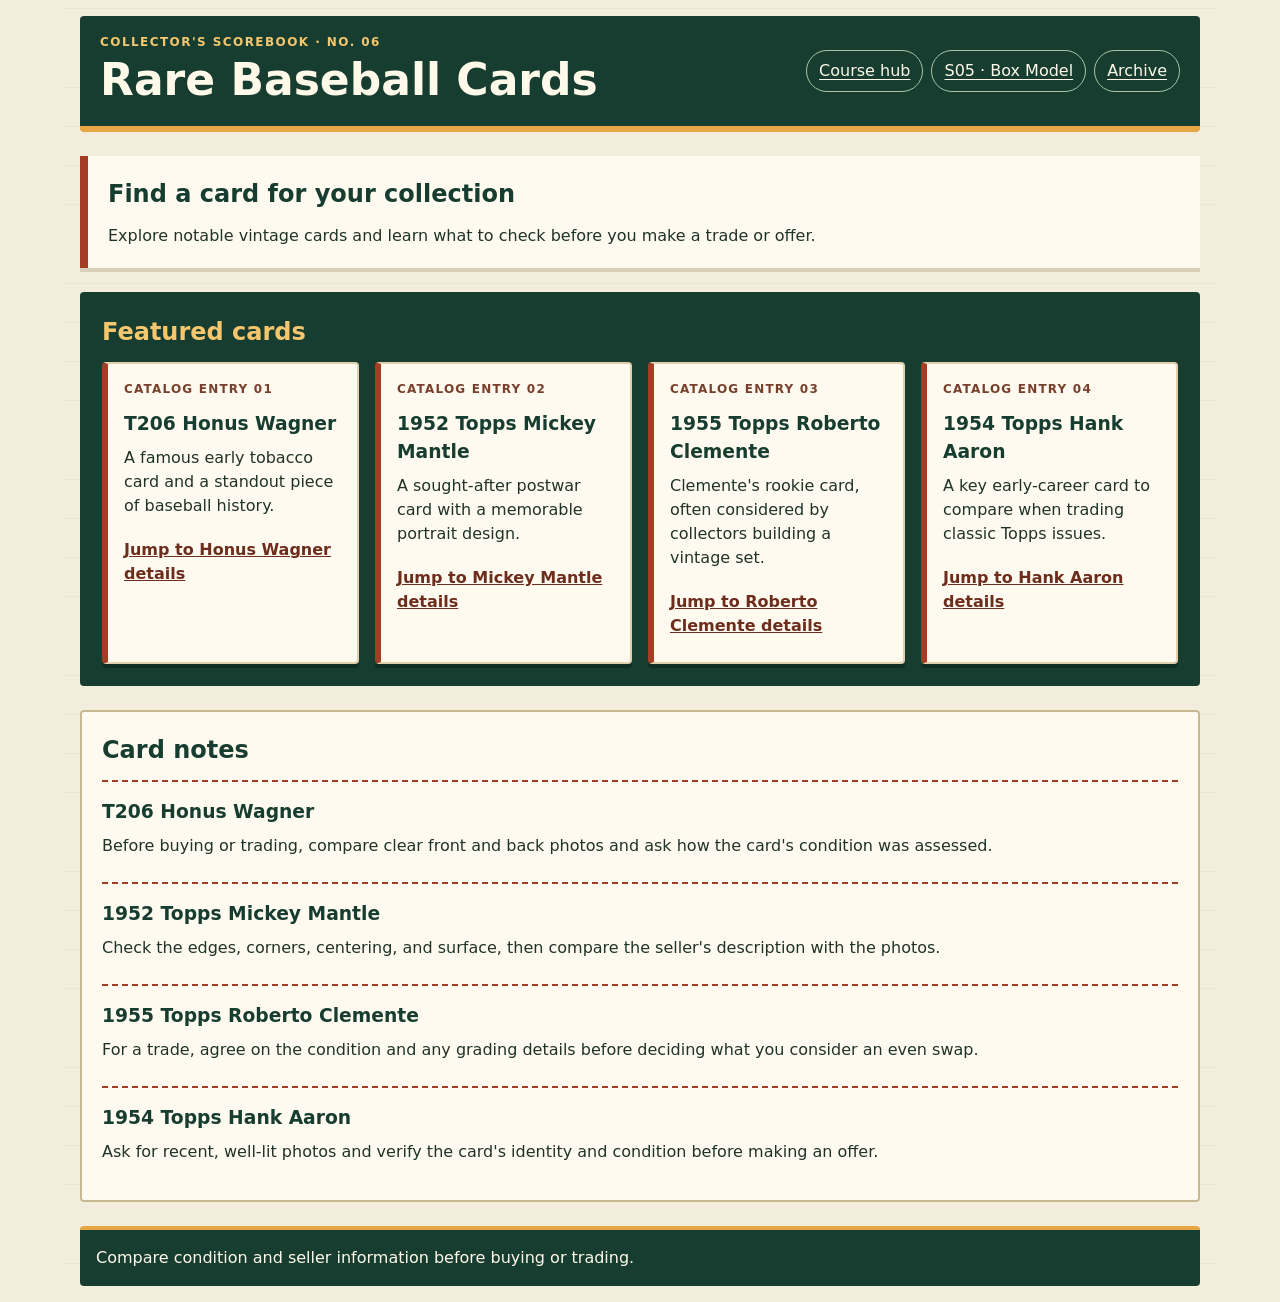
<file: sparks/s06-flexbox/index.html>
<!DOCTYPE html>
<html lang="en">
  <head>
    <meta charset="utf-8">
    <meta name="viewport" content="width=device-width, initial-scale=1">
    <title>Rare Baseball Cards · S06 Flexbox</title>
    <link rel="stylesheet" href="styles.css">
  </head>
  <body>
    <header class="site-header">
      <h1><span class="eyebrow">Collector's scorebook · No. 06</span>Rare Baseball Cards</h1>
      <nav aria-label="Main navigation">
        <ul class="nav-list">
          <li><a href="../../index.html">Course hub</a></li>
          <li><a href="../s05-box-model/">S05 · Box Model</a></li>
          <li><a href="../../archive/">Archive</a></li>
        </ul>
      </nav>
    </header>

    <main>
      <section class="intro" aria-labelledby="intro-heading">
        <h2 id="intro-heading">Find a card for your collection</h2>
        <p>Explore notable vintage cards and learn what to check before you make a trade or offer.</p>
      </section>

      <section class="featured" aria-labelledby="featured-heading">
        <h2 id="featured-heading">Featured cards</h2>
        <div class="featured-cards">
          <article class="card">
            <p class="card-number">Catalog entry 01</p>
            <h3>T206 Honus Wagner</h3>
            <p>A famous early tobacco card and a standout piece of baseball history.</p>
            <a href="#honus-wagner">Jump to Honus Wagner details</a>
          </article>
          <article class="card">
            <p class="card-number">Catalog entry 02</p>
            <h3>1952 Topps Mickey Mantle</h3>
            <p>A sought-after postwar card with a memorable portrait design.</p>
            <a href="#mickey-mantle">Jump to Mickey Mantle details</a>
          </article>
          <article class="card">
            <p class="card-number">Catalog entry 03</p>
            <h3>1955 Topps Roberto Clemente</h3>
            <p>Clemente's rookie card, often considered by collectors building a vintage set.</p>
            <a href="#roberto-clemente">Jump to Roberto Clemente details</a>
          </article>
          <article class="card">
            <p class="card-number">Catalog entry 04</p>
            <h3>1954 Topps Hank Aaron</h3>
            <p>A key early-career card to compare when trading classic Topps issues.</p>
            <a href="#hank-aaron">Jump to Hank Aaron details</a>
          </article>
        </div>
      </section>

      <section class="details" aria-labelledby="details-heading">
        <h2 id="details-heading">Card notes</h2>
        <section class="detail-card" id="honus-wagner" aria-labelledby="honus-heading">
          <h3 id="honus-heading">T206 Honus Wagner</h3>
          <p>Before buying or trading, compare clear front and back photos and ask how the card's condition was assessed.</p>
        </section>
        <section class="detail-card" id="mickey-mantle" aria-labelledby="mantle-heading">
          <h3 id="mantle-heading">1952 Topps Mickey Mantle</h3>
          <p>Check the edges, corners, centering, and surface, then compare the seller's description with the photos.</p>
        </section>
        <section class="detail-card" id="roberto-clemente" aria-labelledby="clemente-heading">
          <h3 id="clemente-heading">1955 Topps Roberto Clemente</h3>
          <p>For a trade, agree on the condition and any grading details before deciding what you consider an even swap.</p>
        </section>
        <section class="detail-card" id="hank-aaron" aria-labelledby="aaron-heading">
          <h3 id="aaron-heading">1954 Topps Hank Aaron</h3>
          <p>Ask for recent, well-lit photos and verify the card's identity and condition before making an offer.</p>
        </section>
      </section>
    </main>

    <footer>
      <p>Compare condition and seller information before buying or trading.</p>
    </footer>
  </body>
</html>
</file>
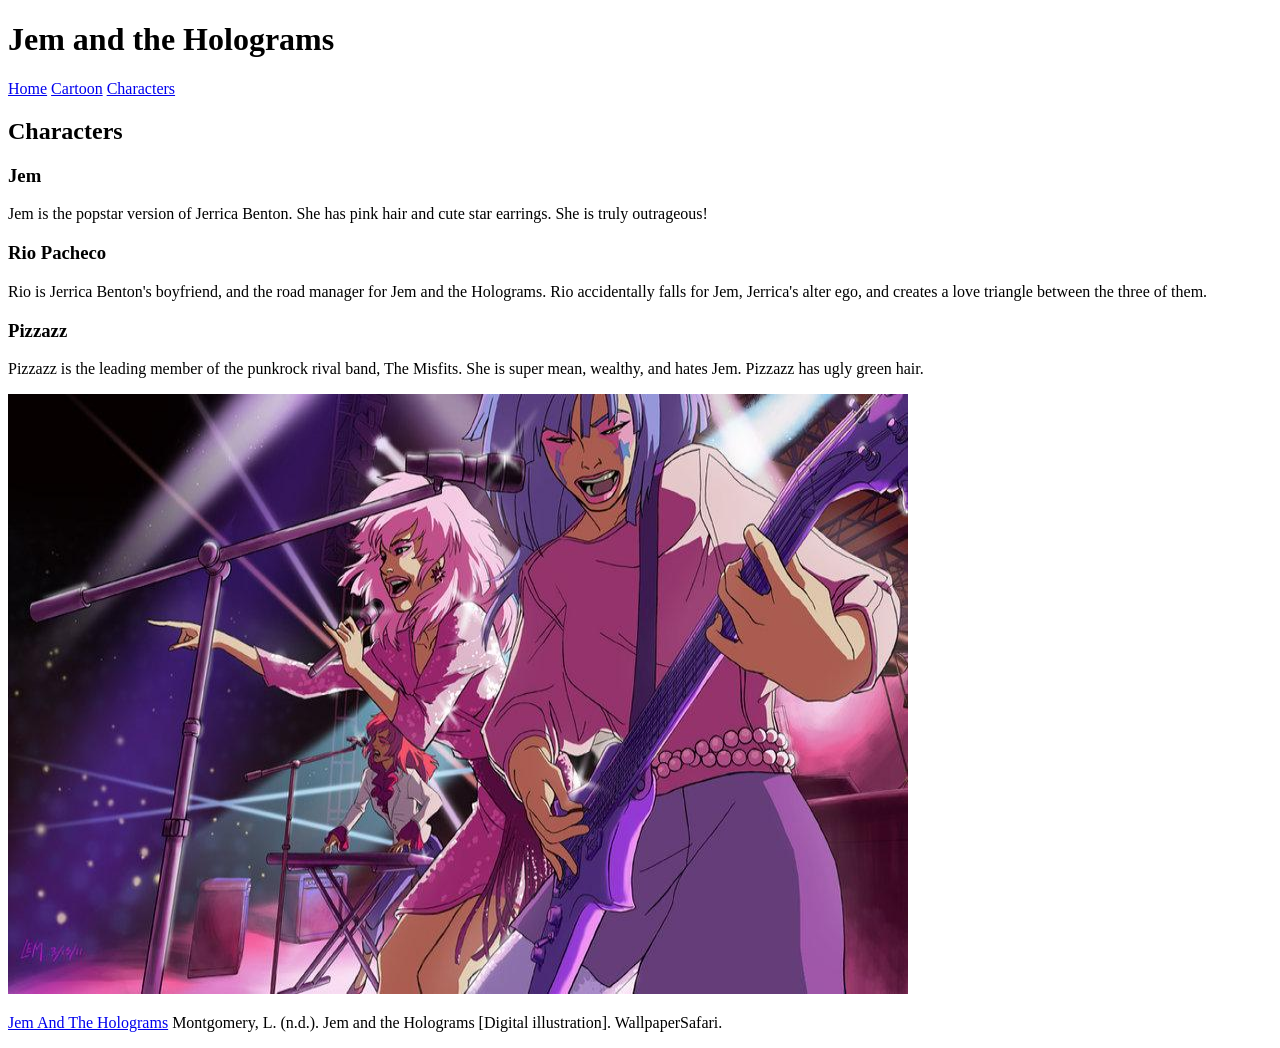
<file: cartoon/characters.html>
<!DOCTYPE html>
<html lang="en">
<head>
  <meta charset="utf-8">
  <title>Characters in Jem and the Holograms</title>
</head>
<body>
  <h1>Jem and the Holograms</h1>

  <nav>
    <a href="../index.html"> Home</a>
    <a href="index.html">Cartoon</a>
    <a href="characters.html">Characters</a>
  </nav>
  
  <h2>Characters</h2>

  <article>
    <h3>Jem</h3>
    <p>
      Jem is the popstar version of Jerrica Benton. She has pink hair and cute star earrings. She is truly outrageous!
    </p>
  </article>

  <article>
    <h3>Rio Pacheco</h3>
    <p>
      Rio is Jerrica Benton's boyfriend, and the road manager for Jem and the Holograms. Rio accidentally falls for Jem, 
      Jerrica's alter ego, and creates a love triangle between the three of them.
    </p>
  </article>

  <article>
    <h3>Pizzazz</h3>
    <p>
        Pizzazz is the leading member of the punkrock rival band, The Misfits. 
        She is super mean, wealthy, and hates Jem. Pizzazz has ugly green hair.
    </p>
  </article>

  <img src="images/jem-singing.jpeg"
     alt="Jem singing into a microphone while a purple-haired guitarist plays next to her.
     Another band member plays keyboards behind them under purple and pink concert lights."
     width="900" height="600">
     
    <p>
      <a href="https://wallpapersafari.com/w/CGl6gb?">Jem And The Holograms</a>
      Montgomery, L. (n.d.). Jem and the Holograms [Digital illustration]. WallpaperSafari.
    </p>

</body>
</html>
</file>
<file: episode-guide/styles.css>
nav ul {
    list-style-type: none;
  }
  
  header,
  footer {
    background-color: midnightblue;
    color: white;
  }

  header a {
    color: white;
  }

  /*This rule was beat by header a and footer a because those selectors are more specific*/
  a {
    color: midnightblue;
  }
  
  footer a {
    color: lemonchiffon;
  }
  
  thead th {
    background-color: midnightblue;
    color: white;
    font-weight: bold;
  }
  
  tbody th {
    color: darkslateblue;
    font-style: italic;
  }
  
  .favourite {
    background-color: lemonchiffon;
  }
  
  a:hover,
  a:focus {
    font-weight: bold;
    text-decoration: underline;
  }
</file>
<file: archive/episode-guide/styles.css>
nav ul {
    list-style-type: none;
  }
  
  header,
  footer {
    background-color: midnightblue;
    color: white;
  }

  header a {
    color: white;
  }

  /*This rule was beat by header a and footer a because those selectors are more specific*/
  a {
    color: midnightblue;
  }
  
  footer a {
    color: lemonchiffon;
  }
  
  thead th {
    background-color: midnightblue;
    color: white;
    font-weight: bold;
  }
  
  tbody th {
    color: darkslateblue;
    font-style: italic;
  }
  
  .favourite {
    background-color: lemonchiffon;
  }
  
  a:hover,
  a:focus {
    font-weight: bold;
    text-decoration: underline;
  }
</file>
<file: prototypes/p01-color-typography/home.css>
:root {
  color: #111111;
  background: #FFFFFF;
  font-family: Arial, sans-serif;
  line-height: 1.6;
}

* {
  box-sizing: border-box;
}

body {
  margin: 0 auto;
  max-width: 70rem;
  padding: 1.25rem;
}

a {
  color: #111111;
  text-decoration-thickness: 0.08em;
  text-underline-offset: 0.15em;
}

a:focus-visible {
  outline: 3px solid #111111;
  outline-offset: 3px;
}

.site-header {
  background: #FFFFFF;
  border-bottom: 1px solid #B8B8B8;
  color: #111111;
  padding: 1.5rem 0 2rem;
}

.site-header nav {
  display: flex;
  flex-wrap: wrap;
  gap: 0.75rem 1.5rem;
  margin-bottom: 2rem;
}

.site-header nav a {
  color: #111111;
}

.eyebrow {
  color: #555555;
  font-size: 0.875rem;
  font-weight: 700;
  letter-spacing: 0.08em;
  margin-bottom: 0.4rem;
  text-transform: uppercase;
}

.site-header .eyebrow {
  color: #555555;
}

h1,
h2,
h3 {
  line-height: 1.2;
}

h1 {
  font-size: 3.5rem;
  margin: 0;
  max-width: 18ch;
}

.intro {
  font-size: 1.2rem;
  max-width: 50ch;
}

main {
  display: grid;
  gap: 2rem;
  grid-template-columns: minmax(0, 1fr);
  margin: 2rem 0;
}

main > section {
  border-top: 1px solid #B8B8B8;
  min-width: 0;
  padding: 1.5rem 0;
}

h2 {
  font-size: 1.75rem;
  margin-top: 0;
}

h3 {
  font-size: 1.25rem;
}

.section-heading a {
  color: #111111;
  text-decoration-color: #555555;
}

.font-note {
  max-width: 70ch;
}

code {
  overflow-wrap: anywhere;
}

.table-wrap {
  max-width: 100%;
  width: 100%;
}

table {
  border-collapse: collapse;
  min-width: 0;
  table-layout: fixed;
  width: 100%;
}

caption {
  font-weight: 700;
  padding: 0.75rem 0;
  text-align: left;
}

th,
td {
  border: 1px solid #B8B8B8;
  overflow-wrap: anywhere;
  padding: 0.65rem;
  text-align: left;
  vertical-align: top;
}

th {
  background: #F5F5F5;
}

footer {
  border-top: 1px solid #B8B8B8;
  padding: 1rem 0;
}

@media (max-width: 42rem) {
  h1 {
    font-size: 2.25rem;
  }

  h2 {
    font-size: 1.5rem;
  }
}
</file>
<file: prototypes/p02-box-model-flexbox/styles.css>
* {
  box-sizing: border-box;
}

:root {
  color: #263126;
  background-color: #f4ecd9;
  font-family: system-ui, sans-serif;
  line-height: 1.5;
}

body {
  max-width: 72rem;
  margin: 0 auto;
  padding: 1rem;
}

h1,
h2,
h3 {
  overflow-wrap: anywhere;
}

a {
  color: #702b35;
  text-underline-offset: 0.2em;
}

a:focus-visible {
  outline: 0.2rem solid #85521b;
  outline-offset: 0.2rem;
}

.site-header a:focus-visible,
.movie-card:nth-child(even) a:focus-visible {
  outline-color: #f2d995;
}

.site-header {
  display: flex;
  flex-wrap: wrap;
  align-items: center;
  justify-content: space-between;
  gap: 1rem 1.5rem;
  padding: 1.5rem;
  color: #fffaf0;
  background-color: #234331;
  border-bottom: 0.375rem solid #d8b66a;
  border-radius: 0.5rem;
}

.brand h1 {
  margin: 0;
  font-size: clamp(1.75rem, 5vw, 3rem);
  line-height: 1.15;
}

.eyebrow {
  margin: 0 0 1rem;
  color: #6b2638;
  font-size: 0.8rem;
  font-weight: 700;
  letter-spacing: 0.1em;
  text-transform: uppercase;
}

.site-header .eyebrow {
  color: #f2d995;
}

.nav-list {
  display: flex;
  flex-wrap: wrap;
  gap: 1rem;
  margin: 0;
  padding: 0;
  list-style: none;
}

.nav-list a {
  display: inline-flex;
  min-height: 2.75rem;
  align-items: center;
  padding: 1rem;
  color: #fffaf0;
  border: 0.0625rem solid #f2d995;
  border-radius: 999px;
}

main {
  display: flex;
  flex-direction: column;
  gap: 1.5rem;
  margin-top: 1.5rem;
}

.welcome,
#movie-picks,
.watch-notes {
  padding: 1.5rem;
  background-color: #fffaf0;
  border: 0.125rem solid #cdbb92;
  border-radius: 0.5rem;
}

.welcome {
  color: #fffaf0;
  background-color: #702b35;
  border: 0.25rem solid #d8b66a;
  border-left-width: 0.75rem;
}

.welcome h2,
.section-heading h2,
.watch-notes > h2 {
  margin: 0 0 1rem;
  color: #54252c;
  font-size: clamp(1.4rem, 4vw, 2rem);
}

.welcome h2 {
  color: #fffaf0;
}

.welcome .eyebrow {
  color: #f2d995;
}

.welcome p:last-child {
  max-width: 55ch;
  margin: 0;
}

.section-heading {
  margin-bottom: 1.5rem;
}

.section-heading .eyebrow,
.watch-notes > .eyebrow {
  margin-bottom: 1rem;
}

.movie-list {
  display: flex;
  flex-wrap: wrap;
  gap: 1.5rem;
}

.movie-card {
  display: flex;
  flex: 1 1 18rem;
  flex-direction: column;
  min-width: 0;
  padding: 1.5rem;
  background-color: #fffaf0;
  border: 0.2rem solid #d8b66a;
  border-top: 0.5rem solid #315c43;
  border-radius: 0.5rem;
}

.movie-card:nth-child(even) {
  color: #fffaf0;
  background-color: #315c43;
  border-color: #702b35;
  border-top-color: #d8b66a;
}

.movie-label {
  margin: 0 0 1rem;
  color: #315c43;
  font-size: 0.8rem;
  font-weight: 700;
  letter-spacing: 0.08em;
  text-transform: uppercase;
}

.movie-card h3,
.movie-note h3 {
  margin: 0 0 1rem;
  color: #54252c;
  font-size: 1.25rem;
}

.movie-card:nth-child(even) .movie-label,
.movie-card:nth-child(even) h3 {
  color: #fffaf0;
}

.movie-card > p:not(.movie-label) {
  margin: 0 0 1.5rem;
}

.movie-card a {
  display: inline-flex;
  min-height: 2.75rem;
  align-items: center;
  margin-top: auto;
  font-weight: 700;
}

.movie-card:nth-child(even) a {
  color: #fffaf0;
}

.movie-note {
  padding: 1rem 0;
  border-top: 0.125rem dashed #702b35;
}

.movie-note + .movie-note {
  margin-top: 1rem;
}

.movie-note h3 {
  margin-bottom: 1rem;
}

.movie-note p {
  max-width: 65ch;
  margin: 0;
}

footer {
  margin-top: 1.5rem;
  padding: 1.5rem;
  color: #fffaf0;
  background-color: #702b35;
  border-top: 0.375rem solid #d8b66a;
  border-radius: 0.5rem;
}

footer p {
  margin: 0;
}
</file>
<file: sparks/s02-episode-guide-rerun/styles.css>
:root {
  color-scheme: dark;
  font-family: Georgia, "Times New Roman", serif;
  line-height: 1.6;
  color: #f2e8dc;
  background: #100d10;
  --color-ink: #100d10;
  --color-panel: #1c151a;
  --color-wine: #641e32;
  --color-wine-light: #9d435a;
  --color-candle: #f2e8dc;
  --color-muted: #d0bdba;
}

body {
  margin: 0;
  background:
    radial-gradient(ellipse at top, #321923 0, transparent 42rem),
    var(--color-ink);
}

header {
  padding: 2.5rem 1.25rem 1.75rem;
  text-align: center;
  background: linear-gradient(145deg, #32131f, #160f14 72%);
  border-bottom: 1px solid var(--color-wine-light);
}

h1,
h2,
h3 {
  line-height: 1.2;
}

h1 {
  margin: 0 0 1.25rem;
  color: var(--color-candle);
  font-size: clamp(2rem, 6vw, 3.5rem);
  letter-spacing: 0.04em;
}

nav ul {
  display: flex;
  justify-content: center;
  flex-wrap: wrap;
  gap: 0.5rem 1.5rem;
  margin: 0;
  padding: 0;
  list-style: none;
}

a {
  color: #f0b9c5;
  text-underline-offset: 0.2em;
}

a:hover {
  color: var(--color-candle);
}

a:focus-visible {
  outline: 2px solid #f0b9c5;
  outline-offset: 4px;
}

main {
  width: min(100% - 2rem, 52rem);
  margin: 2.5rem auto;
}

section {
  margin: 0 0 2rem;
  padding: clamp(1.25rem, 4vw, 2rem);
  background: linear-gradient(145deg, #241a20, var(--color-panel));
  border: 1px solid #54303d;
  border-radius: 0.75rem;
  box-shadow: 0 1rem 2.5rem #0006;
}

h2 {
  margin-top: 0;
  color: #f0b9c5;
  font-size: 1.8rem;
}

h3 {
  color: var(--color-candle);
}

main > img {
  display: block;
  width: min(100%, 31.25rem);
  height: auto;
  margin: 2rem auto 0.75rem;
  border: 1px solid var(--color-wine-light);
  border-radius: 0.5rem;
  box-shadow: 0 0.75rem 2rem #0009;
}

main > img + p {
  margin: 0 auto 2rem;
  color: var(--color-muted);
  text-align: center;
  font-size: 0.9rem;
}

table {
  width: 100%;
  border-collapse: collapse;
  background-color: #160f14;
}

caption {
  padding: 0.75rem;
  color: var(--color-candle);
  font-size: 1.2rem;
  font-weight: bold;
  text-align: left;
}

th,
td {
  padding: 0.75rem;
  border: 1px solid #54303d;
  text-align: left;
}

thead th {
  background-color: var(--color-wine);
  color: white;
}

tbody th {
  color: #f0b9c5;
  font-style: italic;
}

tbody tr:nth-child(even) {
  background-color: #241a20;
}

footer {
  padding: 1.5rem 1rem;
  border-top: 1px solid var(--color-wine-light);
  background-color: #160f14;
  color: var(--color-muted);
  text-align: center;
}

footer p {
  max-width: 52rem;
  margin: 0 auto;
}

@media (max-width: 34rem) {
  th,
  td {
    padding: 0.55rem 0.4rem;
    font-size: 0.9rem;
  }
}
</file>
<file: sparks/s03-theme-palette/styles.css>
:root {
  color-scheme: dark;
  font-family: Georgia, "Times New Roman", serif;
  line-height: 1.6;
  /* Page background: midnight violet */
  --color-background: #211d2b;
  /* Text: pale fog */
  --color-text: #e8e5ed;
  /* Accent: deep plum */
  --color-accent: #51465a;
  /* Highlight: icy moonlight */
  --color-highlight: #b9c9d8;
}

* {
  box-sizing: border-box;
}

body {
  min-width: 20rem;
  margin: 0;
  color: var(--color-text);
  background-color: var(--color-background);
}

a {
  color: var(--color-highlight);
  text-decoration-thickness: 0.08em;
  text-underline-offset: 0.2em;
}

a:hover {
  text-decoration-thickness: 0.15em;
}

a:focus-visible,
button:focus-visible {
  outline: 3px solid var(--color-highlight);
  outline-offset: 3px;
}

.site-header {
  padding: 1.25rem 1.25rem 3rem;
  text-align: center;
  background: linear-gradient(120deg, var(--color-background), var(--color-accent));
  border-bottom: 1px solid var(--color-highlight);
}

.site-header nav {
  display: flex;
  justify-content: center;
  flex-wrap: wrap;
  gap: 0.5rem 1.5rem;
}

.site-header nav a,
.site-header .eyebrow {
  color: var(--color-text);
}

.eyebrow {
  margin: 0 0 0.4rem;
  color: var(--color-highlight);
  font-family: system-ui, sans-serif;
  font-size: 0.8rem;
  font-weight: 700;
  letter-spacing: 0.12em;
  text-transform: uppercase;
}

.site-header .eyebrow {
  margin-top: 2.5rem;
}

h1,
h2,
h3 {
  line-height: 1.2;
}

h1 {
  margin: 0;
  color: var(--color-text);
  font-size: clamp(2.5rem, 8vw, 5rem);
}

.intro {
  max-width: 42rem;
  margin: 1rem auto 0;
  color: var(--color-text);
  font-size: 1.1rem;
}

main {
  width: min(100% - 2rem, 68rem);
  margin: 3rem auto;
}

section {
  margin-bottom: 3rem;
}

.section-heading {
  margin-bottom: 1.25rem;
}

h2 {
  margin: 0;
  color: var(--color-text);
  font-size: clamp(1.75rem, 4vw, 2.5rem);
}

.palette-list {
  display: grid;
  grid-template-columns: repeat(auto-fit, minmax(min(100%, 17rem), 1fr));
  gap: 1rem;
  margin: 0;
  padding: 0;
  list-style: none;
}

.color-card {
  overflow: hidden;
  border: 1px solid var(--color-highlight);
  border-radius: 0.75rem;
  background-color: var(--color-background);
}

.swatch {
  min-height: 6rem;
}

.swatch--background {
  background-color: var(--color-background);
}

.swatch--text {
  background-color: var(--color-text);
}

.swatch--accent {
  background-color: var(--color-accent);
}

.swatch--highlight {
  background-color: var(--color-highlight);
}

.color-details {
  padding: 1rem;
}

.color-details h3 {
  margin: 0;
  color: var(--color-text);
  font-size: 1.2rem;
}

.color-details p {
  margin: 0.5rem 0;
}

.color-values {
  margin: 0;
  font-size: 0.9rem;
}

.color-values div {
  display: grid;
  grid-template-columns: 3.5rem 1fr;
  gap: 0.5rem;
  padding: 0.15rem 0;
}

.color-values dt {
  font-weight: 700;
}

.color-values dd {
  margin: 0;
  overflow-wrap: anywhere;
}

.sample {
  padding: clamp(1.25rem, 4vw, 2rem);
  border: 1px solid var(--color-highlight);
  border-radius: 0.75rem;
  background-color: var(--color-background);
}

.sample h3 {
  margin-top: 0;
  color: var(--color-text);
  font-size: 1.5rem;
}

.sample p {
  max-width: 48rem;
}

button {
  padding: 0.75rem 1rem;
  border: 1px solid var(--color-highlight);
  border-radius: 0.4rem;
  background-color: var(--color-accent);
  color: var(--color-text);
  font: inherit;
  cursor: pointer;
}

button:hover {
  text-decoration: underline;
  text-underline-offset: 0.2em;
}

.table-wrap {
  overflow-x: auto;
}

table {
  width: 100%;
  border-collapse: collapse;
  background-color: var(--color-background);
  text-align: left;
}

caption {
  padding: 0.75rem;
  text-align: left;
  font-weight: 700;
}

th,
td {
  padding: 0.75rem;
  border: 1px solid var(--color-highlight);
}

th {
  color: var(--color-text);
}

.contrast-note {
  max-width: 52rem;
  margin-top: 1rem;
}

footer {
  padding: 1.5rem 1rem;
  border-top: 1px solid var(--color-highlight);
  text-align: center;
}

footer p {
  margin: 0;
}
</file>
<file: sparks/s04-type-scale/styles.css>
:root {
  --color-background: #fffdf6;
  --color-panel: #ffffff;
  --color-pink-soft: #fff0f6;
  --color-blue-soft: #edf5ff;
  --color-green-soft: #eef7ed;
  --color-pink: #943c68;
  --color-purple: #65488f;
  --color-blue: #245b82;
  --color-green: #315f42;
  --color-text: #26342b;
  --color-muted: #43564a;
  --color-line: #d8d8c6;
  --color-focus: #80420d;
  --font-display: "Lora", Georgia, serif;
  --font-body: Arial, Helvetica, sans-serif;
}

* {
  box-sizing: border-box;
}

body {
  margin: 0;
  background: var(--color-background);
  color: var(--color-text);
  font-family: var(--font-body);
  font-size: 1.125rem;
  line-height: 1.75;
}

a {
  color: var(--color-green);
  text-decoration-thickness: 0.08em;
  text-underline-offset: 0.2em;
}

a:hover {
  text-decoration-thickness: 0.12em;
}

a:focus-visible {
  outline: 0.1875rem solid var(--color-focus);
  outline-offset: 0.1875rem;
}

.site-header {
  padding: 1.25rem 1.25rem 3rem;
  background: linear-gradient(150deg, #f1f8e9, #fff0f6 55%, #edf5ff);
  border-bottom: 0.0625rem solid var(--color-line);
  text-align: center;
}

.site-header nav {
  display: flex;
  justify-content: center;
  flex-wrap: wrap;
  gap: 0.75rem 1.5rem;
  font-size: 0.9375rem;
}

.eyebrow {
  margin: 2rem 0 0.75rem;
  color: var(--color-green);
  font-size: 0.875rem;
  font-weight: 700;
  letter-spacing: 0.12em;
  text-transform: uppercase;
}

h1,
h2,
h3 {
  margin: 0;
  font-family: var(--font-display);
  line-height: 1.2;
}

h1 {
  color: var(--color-pink);
  font-size: 3.5rem;
  font-weight: 700;
}

h2 {
  color: var(--color-green);
  font-size: 2.5rem;
  font-weight: 600;
}

h3 {
  color: var(--color-purple);
  font-size: 1.75rem;
  font-weight: 600;
}

.intro {
  max-width: 40rem;
  margin: 1rem auto 0;
  color: var(--color-muted);
  font-size: 1.125rem;
}

main {
  width: min(100% - 2rem, 68rem);
  margin: 0 auto;
  padding: 3rem 0;
}

.hero {
  display: grid;
  grid-template-columns: 1.55fr 1fr;
  gap: 2rem;
  align-items: center;
  margin-top: 0;
}

.hero h2 {
  color: var(--color-blue);
}

.hero-copy p:last-child {
  margin-bottom: 0;
}

.kicker {
  margin: 0 0 0.75rem;
  color: var(--color-purple);
  font-size: 0.875rem;
  font-weight: 700;
  letter-spacing: 0.1em;
  text-transform: uppercase;
}

.sample-card {
  padding: 1.75rem;
  background: var(--color-pink-soft);
  border: 0.0625rem solid var(--color-line);
  border-radius: 0.75rem;
  box-shadow: 0 0.5rem 1.25rem rgba(49, 95, 66, 0.1);
}

.sample-title {
  margin: 0 0 0.75rem;
  color: var(--color-pink);
  font-size: 0.875rem;
  font-weight: 700;
  letter-spacing: 0.12em;
  text-transform: uppercase;
}

.sample-display {
  margin: 0;
  color: var(--color-purple);
  font-family: var(--font-display);
  font-size: 2rem;
  font-weight: 600;
  line-height: 1.3;
}

.sample-body {
  margin: 0.9rem 0 0;
  color: var(--color-muted);
  font-size: 1rem;
}

section {
  margin-top: 4rem;
}

.section-heading {
  margin-bottom: 1.25rem;
}

#type-scale h2 {
  color: var(--color-green);
}

#why-fonts h2 {
  color: var(--color-purple);
}

.scale-list {
  display: grid;
  gap: 1rem;
  margin: 0;
  padding: 0;
  list-style: none;
}

.scale-list li {
  display: flex;
  justify-content: space-between;
  align-items: center;
  gap: 1rem;
  padding: 1rem 1.25rem;
  background: var(--color-panel);
  border: 0.0625rem solid var(--color-line);
  border-radius: 0.75rem;
}

.scale-label {
  font-weight: 600;
}

.scale-size {
  color: var(--color-purple);
  font-family: var(--font-display);
  font-weight: 600;
}

.display {
  font-size: 3.5rem;
}

.heading {
  font-size: 2.5rem;
}

.section {
  font-size: 1.75rem;
}

.body {
  color: var(--color-blue);
  font-family: var(--font-body);
  font-size: 1.125rem;
}

.small {
  color: var(--color-green);
  font-family: var(--font-body);
  font-size: 0.875rem;
}

.writer-note {
  margin: 0;
  padding: 1.25rem;
  background: var(--color-blue-soft);
  border-left: 0.25rem solid var(--color-blue);
  color: var(--color-text);
}

footer {
  padding: 1.5rem 1rem 2rem;
  border-top: 0.0625rem solid var(--color-line);
  text-align: center;
}

footer p {
  margin: 0;
}

@media (max-width: 40rem) {
  .hero {
    grid-template-columns: 1fr;
  }

  h1 {
    font-size: 3rem;
  }

  .scale-list li {
    flex-direction: column;
    align-items: flex-start;
  }
}
</file>
<file: sparks/s05-box-model/styles.css>
* {
  box-sizing: border-box;
}

:root {
  font-family: system-ui, sans-serif;
  line-height: 1.5;
  color: #23342b;
  background-color: #f7f5e8;
}

body {
  max-width: 48rem;
  margin: 0 auto;
  padding: 1rem;
}

.site-header {
  padding: 1rem;
  color: #ffffff;
  background-color: #174f3a;
  background-image:
    radial-gradient(circle at 92% 25%, #548459 0 0.25rem, transparent 0.3rem),
    radial-gradient(circle at 86% 72%, #548459 0 0.2rem, transparent 0.25rem);
  border-radius: 0.5rem;
}

.nav-list {
  margin: 0;
  padding: 0;
  list-style: none;
}

.nav-list li {
  display: inline-block;
  margin-right: 0.5rem;
  margin-bottom: 0.5rem;
}

.nav-list a {
  display: inline-block;
  padding: 0.625rem 1rem;
  color: #ffffff;
  line-height: 1.5;
  text-decoration: underline;
  text-underline-offset: 0.2rem;
  border-radius: 0.25rem;
}

.nav-list .home-link {
  color: #174f3a;
  font-weight: 700;
  background-color: #d9ead3;
  border: 0.125rem solid #9dbb8d;
  text-decoration: none;
}

a:focus-visible {
  outline: 0.2rem solid #ffdf57;
  outline-offset: 0.2rem;
}

.eyebrow {
  margin: 0.5rem 0 0;
  font-weight: 700;
}

h1 {
  margin: 0.25rem 0;
  font-size: 2rem;
}

.intro {
  margin: 0;
}

main {
  margin-top: 1rem;
}

section {
  --accent: #527a54;
  --soft-color: #edf4e9;
  padding: 1rem;
  background-color: #ffffff;
  border: 0.125rem solid var(--accent);
  border-top-width: 0.5rem;
  border-radius: 0.5rem;
}

#fish {
  --accent: #287c91;
  --soft-color: #e7f4f6;
}

#bugs {
  --accent: #697832;
  --soft-color: #f0f3df;
}

#art {
  --accent: #87517b;
  --soft-color: #f5eaf2;
}

#fossils {
  --accent: #93613c;
  --soft-color: #f5eee5;
}

section + section {
  margin-top: 1rem;
}

h2 {
  margin: 0 0 0.5rem;
}

h3 {
  margin: 0 0 0.5rem;
  font-size: 1.125rem;
}

.collection-label {
  margin: 0 0 0.25rem;
  color: var(--accent, #527a54);
  font-size: 0.875rem;
  font-weight: 700;
  letter-spacing: 0.04em;
  text-transform: uppercase;
}

.collection-count {
  display: inline-block;
  margin: 0 0 1rem;
  padding: 0.25rem 0.75rem;
  color: #23342b;
  font-weight: 700;
  background-color: var(--soft-color, #edf4e9);
  border: 0.125rem dashed var(--accent, #527a54);
  border-radius: 2rem;
}

.collection-count strong {
  color: var(--accent, #527a54);
  font-size: 2rem;
}

.item-list {
  margin: 0;
  padding: 0;
  list-style: none;
}

.collection-lists {
  margin-top: 0.25rem;
}

.list-card {
  display: inline-block;
  width: calc(50% - 0.5rem);
  min-height: 8rem;
  padding: 0.75rem;
  vertical-align: top;
  background-color: var(--soft-color, #edf4e9);
  border: 0.125rem solid var(--accent, #527a54);
  border-radius: 0.5rem;
}

.list-card + .list-card {
  margin-left: 0.5rem;
}

.have-card {
  border-top-width: 0.375rem;
}

.missing-card {
  border-style: dashed;
}

.item-list li + li {
  margin-top: 0.25rem;
}

@media (max-width: 36rem) {
  .list-card {
    display: block;
    width: 100%;
    min-height: 0;
  }

  .list-card + .list-card {
    margin-top: 0.75rem;
    margin-left: 0;
  }
}
</file>
<file: sparks/s06-flexbox/styles.css>
* {
  box-sizing: border-box;
}

:root {
  color: #203328;
  background-color: #f3eddd;
  font-family: system-ui, sans-serif;
  line-height: 1.5;
}

body {
  max-width: 72rem;
  margin: 0 auto;
  padding: 1rem;
  background-image: repeating-linear-gradient(
    0deg,
    transparent 0 2.4rem,
    rgb(32 51 40 / 4%) 2.4rem 2.45rem
  );
}

.site-header {
  display: flex;
  flex-wrap: wrap;
  align-items: center;
  justify-content: space-between;
  gap: 0.75rem 1.5rem;
  padding: 1.25rem;
  color: #fff9e9;
  background-color: #173d30;
  border-bottom: 0.375rem solid #e6a644;
  border-radius: 0.25rem;
}

.site-header h1 {
  margin: 0;
  font-size: clamp(1.6rem, 5vw, 2.75rem);
  line-height: 1.15;
}

.eyebrow {
  display: block;
  margin-bottom: 0.35rem;
  color: #f4c66e;
  font-size: 0.75rem;
  letter-spacing: 0.12em;
  text-transform: uppercase;
}

.nav-list {
  display: flex;
  flex-wrap: wrap;
  gap: 0.5rem;
  margin: 0;
  padding: 0;
  list-style: none;
}

.nav-list a {
  display: inline-flex;
  min-height: 2.5rem;
  align-items: center;
  padding: 0.5rem 0.75rem;
  color: #fff9e9;
  text-underline-offset: 0.2em;
  border: 0.0625rem solid #a9c2a8;
  border-radius: 999px;
}

a:focus-visible {
  outline: 0.2rem solid #a33e25;
  outline-offset: 0.2rem;
}

.nav-list a:focus-visible {
  outline-color: #f4c66e;
}

main {
  display: flex;
  flex-direction: column;
  gap: 1.5rem;
  margin-top: 1.5rem;
}

.intro {
  padding: 1.25rem;
  background-color: #fffaf0;
  border-left: 0.5rem solid #a33e25;
  box-shadow: 0 0.25rem 0 #d9cfba;
}

h2 {
  margin: 0 0 0.75rem;
  color: #173d30;
}

.intro p {
  margin: 0;
  max-width: 48rem;
}

.featured {
  padding: 1.25rem;
  color: #fff9e9;
  background-color: #173d30;
  border: 0.125rem solid #173d30;
  border-radius: 0.25rem;
}

.featured h2 {
  color: #f4c66e;
}

.featured-cards {
  display: flex;
  flex-wrap: wrap;
  gap: 1rem;
}

.card {
  flex: 1 1 16rem;
  padding: 1rem;
  color: #203328;
  background-color: #fffaf0;
  border: 0.125rem solid #dfcfad;
  border-left: 0.375rem solid #a33e25;
  border-radius: 0.25rem;
  box-shadow: 0 0.25rem 0 #0e2d23;
}

.card h3,
.detail-card h3 {
  margin: 0 0 0.5rem;
  color: #173d30;
}

.card-number {
  margin: 0 0 0.5rem;
  color: #78402c;
  font-size: 0.75rem;
  font-weight: 700;
  letter-spacing: 0.1em;
  text-transform: uppercase;
}

.card p {
  margin: 0 0 0.75rem;
}

.card a {
  display: inline-block;
  min-height: 2.5rem;
  padding: 0.5rem 0;
  color: #6d2d1d;
  font-weight: 700;
}

.details {
  padding: 1.25rem;
  background-color: #fffaf0;
  border: 0.125rem solid #c9b991;
  border-radius: 0.25rem;
}

.detail-card {
  padding: 1rem 0;
  border-top: 0.125rem dashed #a33e25;
}

.detail-card + .detail-card {
  margin-top: 0.5rem;
}

.detail-card p {
  margin: 0;
}

footer {
  margin-top: 1.5rem;
  padding: 1rem;
  color: #fff9e9;
  background-color: #173d30;
  border-top: 0.25rem solid #e6a644;
  border-radius: 0.25rem;
}

footer p {
  margin: 0;
}
</file>
